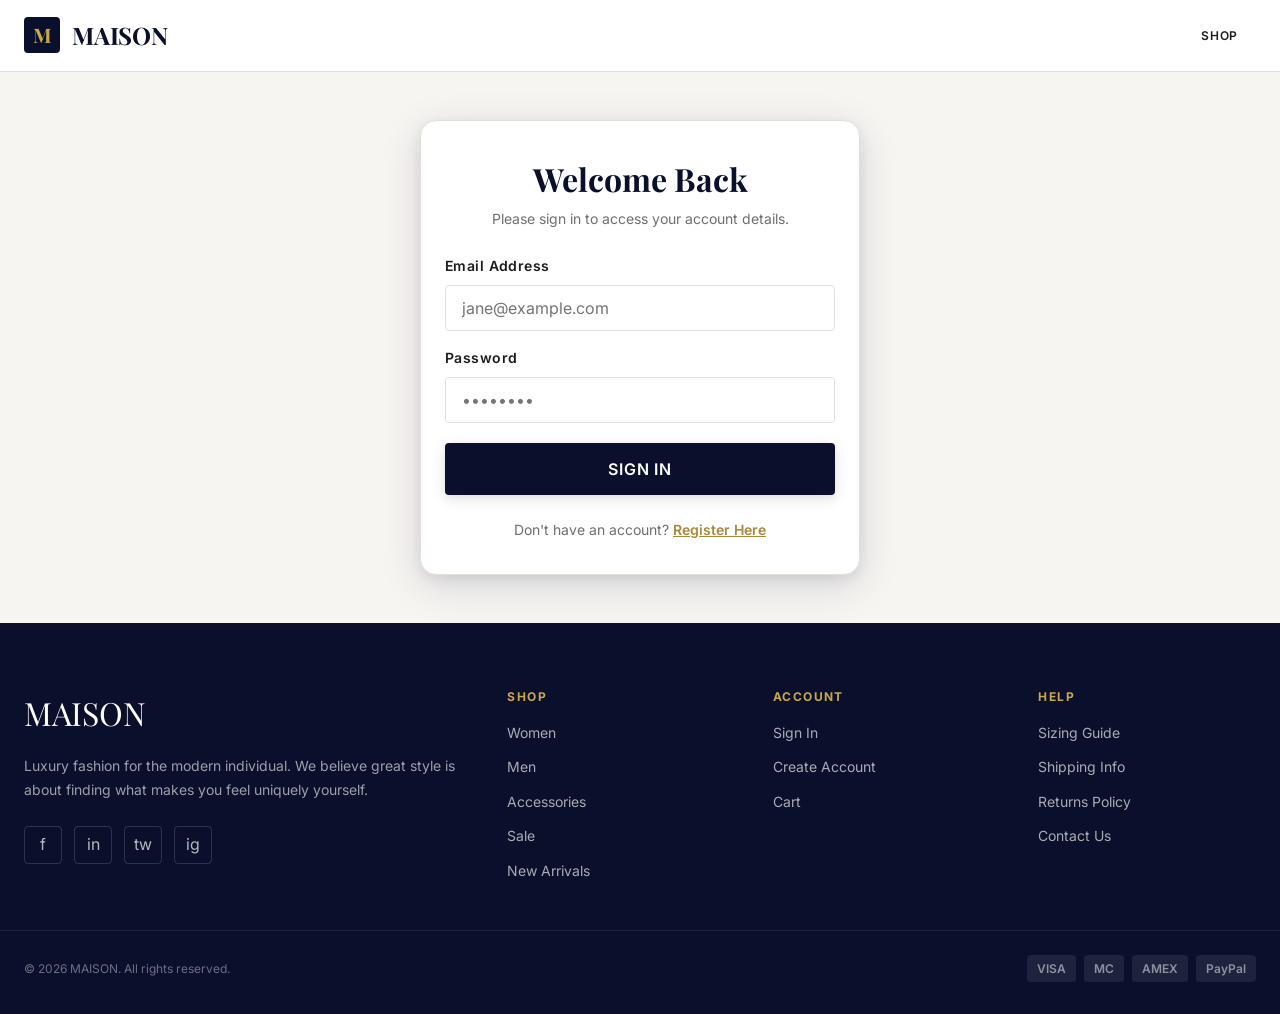
<file: frontend/pages/account.html>
<!DOCTYPE html>
<html lang="en">
<head>
  <meta charset="UTF-8" />
  <meta name="viewport" content="width=device-width, initial-scale=1.0" />
  <title>My Account — MAISON</title>
  <link rel="stylesheet" href="../css/design-system.css" />
  <link rel="stylesheet" href="../css/global.css" />
  <link rel="stylesheet" href="../css/account.css" />
</head>
<body class="page-wrapper">

  <!-- NAVBAR -->
  <nav class="navbar" id="navbar">
    <div class="navbar-inner">
      <a href="../index.html" class="navbar-logo">
        <div class="navbar-logo-mark">M</div>
        <span class="navbar-logo-text">MAISON</span>
      </a>
      <div class="navbar-links">
        <a href="../index.html" class="nav-link">Home</a>
        <a href="shop.html" class="nav-link">Shop</a>
      </div>
      <div class="navbar-actions">
        <button class="nav-icon-btn" onclick="window.location.href='cart.html'" title="Cart">
          <svg width="20" height="20" viewBox="0 0 24 24" fill="none" stroke="currentColor" stroke-width="2"><path d="M6 2 3 6v14a2 2 0 0 0 2 2h14a2 2 0 0 0 2-2V6l-3-4z"/><line x1="3" y1="6" x2="21" y2="6"/><path d="M16 10a4 4 0 0 1-8 0"/></svg>
          <span class="nav-badge" id="cart-count-badge" style="display:none">0</span>
        </button>
        <button class="btn btn-ghost btn-sm" id="nav-logout-btn">Sign Out</button>
      </div>
    </div>
  </nav>

  <main class="container account-container">
    <div class="account-header">
      <div>
        <h1 class="font-heading text-3xl" id="profile-name">My Account</h1>
        <p class="text-muted" id="profile-email">email@example.com</p>
      </div>
      <div class="badge badge-primary" id="profile-role">Customer</div>
    </div>

    <!-- Account Details Panel Grid -->
    <div class="account-layout">
      <!-- Orders List Column -->
      <section class="account-section">
        <h2 class="font-heading text-xl" style="margin-bottom: var(--space-5);">My Orders</h2>
        
        <div id="orders-loader" class="text-center" style="padding: 40px 0;">
          <span class="spinner"></span>
        </div>

        <div id="orders-empty-state" class="empty-state" style="display: none; padding: 40px 0;">
          <div class="empty-state-icon">📦</div>
          <h3>No Orders Yet</h3>
          <p>Once you check out, your orders will appear here.</p>
          <a href="shop.html" class="btn btn-primary btn-sm">Shop Collections</a>
        </div>

        <div class="orders-list" id="orders-list">
          <!-- Rendered by JS -->
        </div>
      </section>

      <!-- Order Details Sidebar Column -->
      <aside class="account-sidebar" id="order-details-sidebar" style="display: none;">
        <div class="card" style="padding: var(--space-6);">
          <div style="display: flex; justify-content: space-between; align-items: center; border-bottom: 1px solid var(--color-border); padding-bottom: var(--space-3); margin-bottom: var(--space-4);">
            <h2 class="font-heading text-lg">Order Details</h2>
            <button class="text-muted" onclick="closeOrderDetails()" style="font-size: 1.2rem;">×</button>
          </div>

          <div class="detail-group">
            <span class="detail-label">Order Number</span>
            <span class="detail-val" id="detail-order-id">#123</span>
          </div>

          <div class="detail-group">
            <span class="detail-label">Date Placed</span>
            <span class="detail-val" id="detail-order-date">MM DD, YYYY</span>
          </div>

          <div class="detail-group">
            <span class="detail-label">Order Status</span>
            <span class="detail-val" id="detail-order-status">PENDING</span>
          </div>

          <div class="detail-group">
            <span class="detail-label">Payment Status</span>
            <span class="detail-val" id="detail-payment-status">PENDING</span>
          </div>

          <div class="detail-group">
            <span class="detail-label">Shipping Address</span>
            <span class="detail-val" id="detail-shipping-address" style="line-height: 1.4;">123 Street</span>
          </div>

          <div class="divider"></div>

          <h3 class="font-heading text-sm" style="margin-bottom: var(--space-3);">Items Purchased</h3>
          <div class="detail-items-list" id="detail-items-list" style="margin-bottom: var(--space-4);">
            <!-- Items rendered dynamically -->
          </div>

          <div class="divider"></div>

          <div class="summary-row total-row">
            <span>Total Paid</span>
            <span id="detail-total-amount">$0.00</span>
          </div>
        </div>
      </aside>
    </div>
  </main>

  <footer class="footer">
    <div class="footer-bottom">
      <span>© 2026 MAISON. All rights reserved.</span>
    </div>
  </footer>

  <script src="../js/api.js"></script>
  <script src="../js/utils.js"></script>
  <script src="../js/nav.js"></script>
  <script src="../js/account.js"></script>
</body>
</html>
</file>
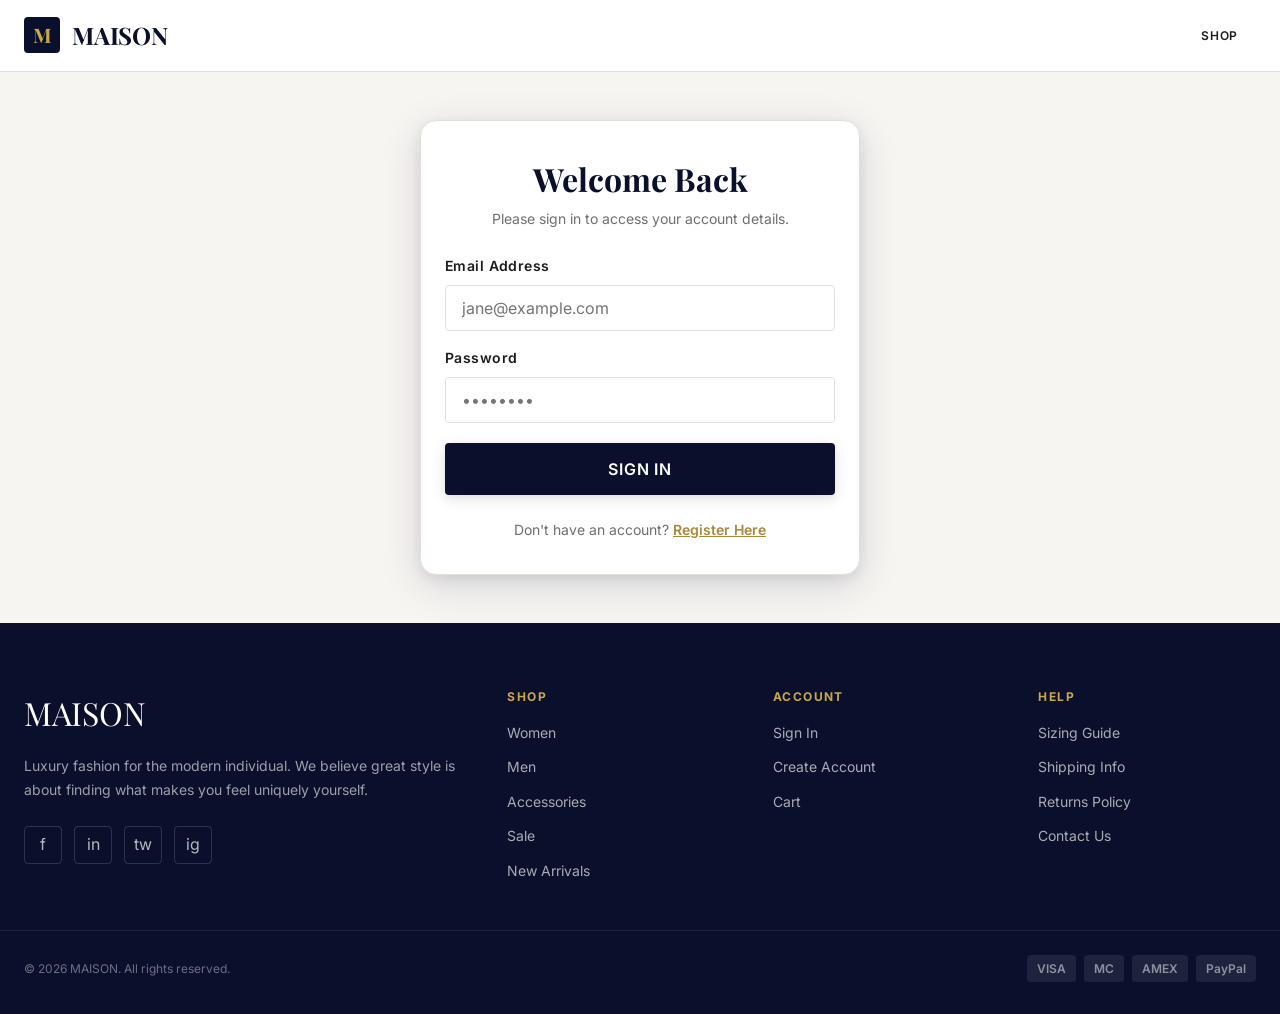
<file: frontend/pages/cart.html>
<!DOCTYPE html>
<html lang="en">
<head>
  <meta charset="UTF-8" />
  <meta name="viewport" content="width=device-width, initial-scale=1.0" />
  <title>Your Shopping Cart — MAISON</title>
  <link rel="stylesheet" href="../css/design-system.css" />
  <link rel="stylesheet" href="../css/global.css" />
  <link rel="stylesheet" href="../css/cart.css" />
</head>
<body class="page-wrapper">

  <!-- NAVBAR -->
  <nav class="navbar" id="navbar">
    <div class="navbar-inner">
      <a href="../index.html" class="navbar-logo">
        <div class="navbar-logo-mark">M</div>
        <span class="navbar-logo-text">MAISON</span>
      </a>
      <div class="navbar-actions">
        <a href="shop.html" class="btn btn-ghost btn-sm">Shop</a>
        <div class="nav-user-menu">
          <button class="nav-user-btn" id="nav-user-btn">
            <div class="nav-avatar" id="nav-avatar">U</div>
            <span id="nav-user-name">Account</span>
          </button>
          <div class="nav-dropdown" id="nav-user-dropdown">
            <a href="account.html" class="nav-dropdown-item">👤 My Account</a>
            <a href="account.html" class="nav-dropdown-item">📦 My Orders</a>
            <div class="nav-dropdown-divider"></div>
            <button class="nav-dropdown-item danger" id="nav-logout-btn">🚪 Sign Out</button>
          </div>
        </div>
      </div>
    </div>
  </nav>

  <main class="container cart-container">
    <h1 class="font-heading text-3xl" style="margin-bottom: var(--space-8);">Your Shopping Cart</h1>

    <div id="cart-loader" class="text-center" style="padding: 60px 0;">
      <span class="spinner"></span>
    </div>

    <!-- Empty State -->
    <div id="cart-empty-state" class="empty-state" style="display: none;">
      <div class="empty-state-icon">🛒</div>
      <h3>Your Cart is Empty</h3>
      <p>Look like you haven't added anything to your cart yet.</p>
      <a href="shop.html" class="btn btn-primary">Start Shopping</a>
    </div>

    <!-- Cart Layout -->
    <div id="cart-layout" class="cart-layout-grid" style="display: none;">
      <!-- Line Items -->
      <div class="cart-items-panel">
        <div class="cart-header-labels">
          <span>Product</span>
          <span>Price</span>
          <span>Quantity</span>
          <span>Total</span>
        </div>
        <div class="cart-items-list" id="cart-items-list">
          <!-- Populated by JS -->
        </div>
      </div>

      <!-- Order Summary Summary -->
      <div class="cart-summary-panel">
        <div class="card" style="padding: var(--space-6);">
          <h2 class="font-heading text-lg" style="margin-bottom: var(--space-4); border-bottom: 1px solid var(--color-border); padding-bottom: var(--space-3);">Order Summary</h2>
          
          <div class="summary-row">
            <span>Subtotal</span>
            <span id="summary-subtotal">$0.00</span>
          </div>
          <div class="summary-row" id="summary-discount-row">
            <span>Discount</span>
            <span class="price-discount" id="summary-discount">-$0.00</span>
          </div>
          <div class="summary-row">
            <span>Shipping</span>
            <span style="color: var(--color-success); font-weight: 600;">Calculated at checkout</span>
          </div>
          <div class="divider"></div>
          <div class="summary-row total-row">
            <span>Estimated Total</span>
            <span id="summary-total">$0.00</span>
          </div>

          <button class="btn btn-primary btn-lg btn-full" id="checkout-btn" style="margin-top: var(--space-6);">Proceed to Checkout</button>
          
          <a href="shop.html" class="btn btn-ghost btn-sm btn-full text-center" style="margin-top: var(--space-2);">Continue Shopping</a>
        </div>
      </div>
    </div>
  </main>

  <footer class="footer">
    <div class="footer-bottom">
      <span>© 2026 MAISON. All rights reserved.</span>
    </div>
  </footer>

  <script src="../js/api.js"></script>
  <script src="../js/utils.js"></script>
  <script src="../js/nav.js"></script>
  <script src="../js/cart.js"></script>
</body>
</html>
</file>
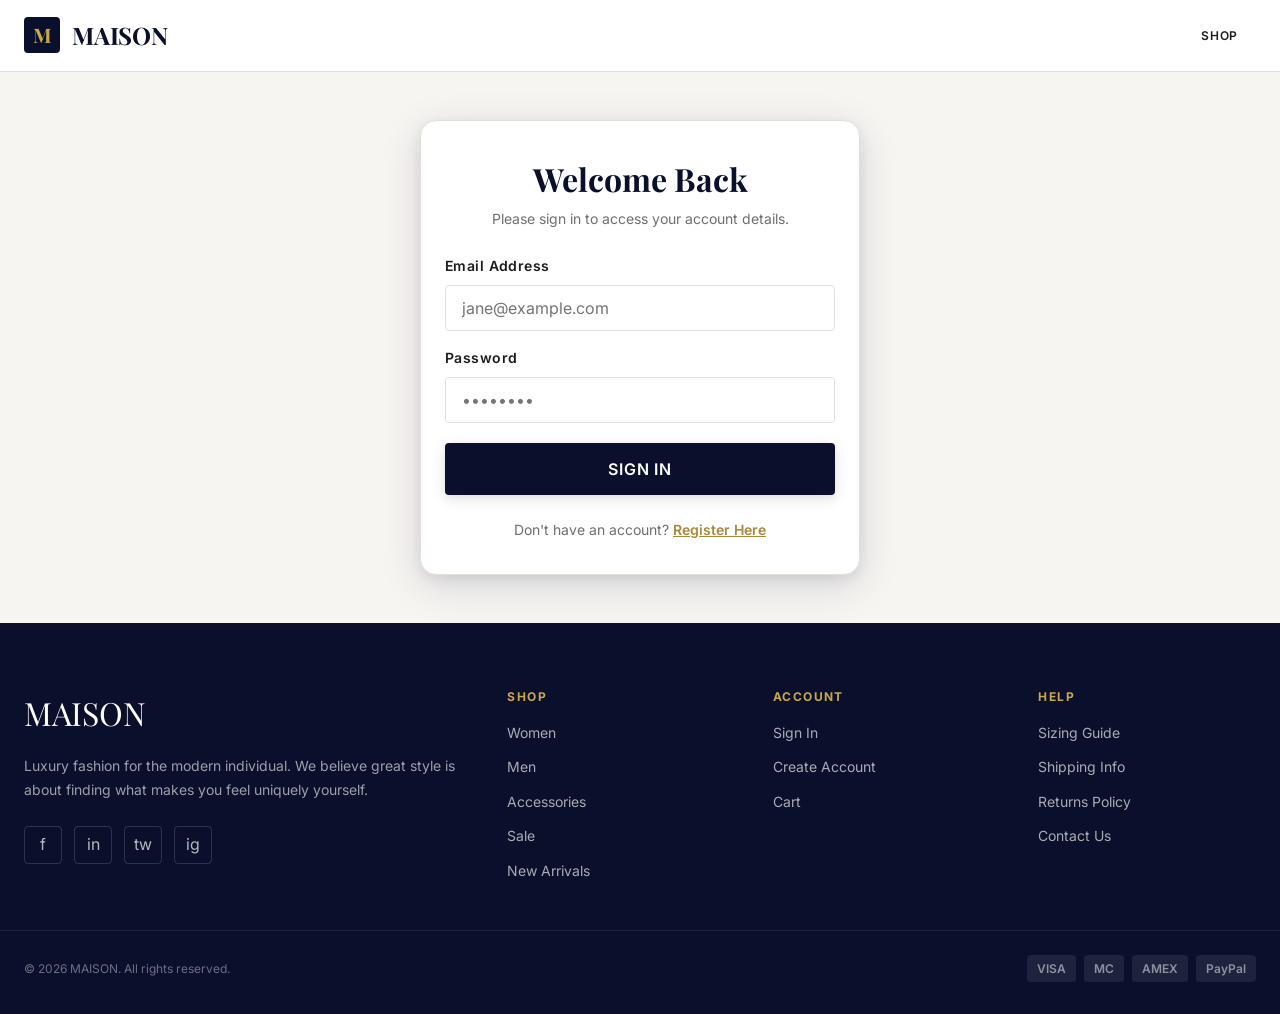
<file: frontend/pages/checkout.html>
<!DOCTYPE html>
<html lang="en">
<head>
  <meta charset="UTF-8" />
  <meta name="viewport" content="width=device-width, initial-scale=1.0" />
  <title>Checkout — MAISON</title>
  <link rel="stylesheet" href="../css/design-system.css" />
  <link rel="stylesheet" href="../css/global.css" />
  <link rel="stylesheet" href="../css/checkout.css" />
</head>
<body class="page-wrapper">

  <!-- NAVBAR -->
  <nav class="navbar" id="navbar">
    <div class="navbar-inner">
      <a href="../index.html" class="navbar-logo">
        <div class="navbar-logo-mark">M</div>
        <span class="navbar-logo-text">MAISON</span>
      </a>
      <span class="text-muted" style="font-size: var(--text-sm); font-weight: 500;">Secure Checkout</span>
    </div>
  </nav>

  <main class="container checkout-container">
    <div id="checkout-loader" class="text-center" style="padding: 60px 0;">
      <span class="spinner"></span>
    </div>

    <form id="checkout-form" class="checkout-layout-grid" style="display: none;" onsubmit="handlePlaceOrder(event)">
      <!-- Form Details -->
      <div class="checkout-form-panel">
        <!-- Shipping details -->
        <section class="checkout-section">
          <h2 class="checkout-section-title">Shipping Address</h2>
          
          <div class="form-group" style="margin-bottom: var(--space-4);">
            <label class="form-label" for="ship-name">Full Name</label>
            <input type="text" id="ship-name" class="form-input" required placeholder="Jane Doe">
          </div>

          <div class="form-group" style="margin-bottom: var(--space-4);">
            <label class="form-label" for="ship-address">Street Address</label>
            <input type="text" id="ship-address" class="form-input" required placeholder="123 Luxury Ave, Apt 4B">
          </div>

          <div class="grid" style="grid-template-columns: 1fr 1fr; gap: var(--space-4); margin-bottom: var(--space-4);">
            <div class="form-group">
              <label class="form-label" for="ship-city">City</label>
              <input type="text" id="ship-city" class="form-input" required placeholder="New York">
            </div>
            <div class="form-group">
              <label class="form-label" for="ship-state">State / Province</label>
              <input type="text" id="ship-state" class="form-input" required placeholder="NY">
            </div>
          </div>

          <div class="grid" style="grid-template-columns: 1fr 1fr; gap: var(--space-4);">
            <div class="form-group">
              <label class="form-label" for="ship-zip">Zip / Postal Code</label>
              <input type="text" id="ship-zip" class="form-input" required placeholder="10001">
            </div>
            <div class="form-group">
              <label class="form-label" for="ship-country">Country</label>
              <input type="text" id="ship-country" class="form-input" required placeholder="United States">
            </div>
          </div>
        </section>

        <!-- Payment details (mock) -->
        <section class="checkout-section" style="margin-top: var(--space-8);">
          <h2 class="checkout-section-title">Payment Method</h2>
          <div class="badge badge-accent" style="margin-bottom: var(--space-4);">MOCK PAYMENT ENABLED</div>

          <div class="payment-method-card">
            <div class="form-group" style="margin-bottom: var(--space-4);">
              <label class="form-label" for="card-name">Cardholder Name</label>
              <input type="text" id="card-name" class="form-input" required placeholder="JANE DOE">
            </div>

            <div class="form-group" style="margin-bottom: var(--space-4);">
              <label class="form-label" for="card-number">Card Number</label>
              <input type="text" id="card-number" class="form-input" required placeholder="4111 2222 3333 4444" pattern="^[0-9 ]{15,19}$" maxlength="19">
            </div>

            <div class="grid" style="grid-template-columns: 2fr 1fr; gap: var(--space-4);">
              <div class="form-group">
                <label class="form-label" for="card-expiry">Expiry Date</label>
                <input type="text" id="card-expiry" class="form-input" required placeholder="MM/YY" pattern="^(0[1-9]|1[0-2])\/?([0-9]{2})$" maxlength="5">
              </div>
              <div class="form-group">
                <label class="form-label" for="card-cvc">CVC</label>
                <input type="password" id="card-cvc" class="form-input" required placeholder="•••" pattern="^[0-9]{3,4}$" maxlength="4">
              </div>
            </div>
          </div>
        </section>
      </div>

      <!-- Order Review Sidebar -->
      <div class="checkout-summary-panel">
        <div class="card" style="padding: var(--space-6);">
          <h2 class="font-heading text-lg" style="margin-bottom: var(--space-4); border-bottom: 1px solid var(--color-border); padding-bottom: var(--space-3);">Order Summary</h2>

          <!-- Line items -->
          <div class="checkout-line-items" id="checkout-line-items" style="max-height: 240px; overflow-y: auto; margin-bottom: var(--space-4);">
            <!-- Populated by JS -->
          </div>

          <div class="divider"></div>

          <div class="summary-row">
            <span>Subtotal</span>
            <span id="checkout-subtotal">$0.00</span>
          </div>
          <div class="summary-row" id="checkout-discount-row" style="display: none;">
            <span>Discount</span>
            <span class="price-discount" id="checkout-discount">-$0.00</span>
          </div>
          <div class="summary-row">
            <span>Shipping</span>
            <span style="color: var(--color-success); font-weight: 600;">FREE</span>
          </div>
          <div class="divider"></div>
          <div class="summary-row total-row">
            <span>Total</span>
            <span id="checkout-total">$0.00</span>
          </div>

          <button type="submit" class="btn btn-accent btn-lg btn-full" id="place-order-btn" style="margin-top: var(--space-6);">Place Order & Pay</button>
          
          <a href="cart.html" class="btn btn-ghost btn-sm btn-full text-center" style="margin-top: var(--space-2);">Back to Cart</a>
        </div>
      </div>
    </form>
  </main>

  <footer class="footer">
    <div class="footer-bottom">
      <span>© 2026 MAISON. All rights reserved.</span>
    </div>
  </footer>

  <script src="../js/api.js"></script>
  <script src="../js/utils.js"></script>
  <script src="../js/nav.js"></script>
  <script src="../js/checkout.js"></script>
</body>
</html>
</file>
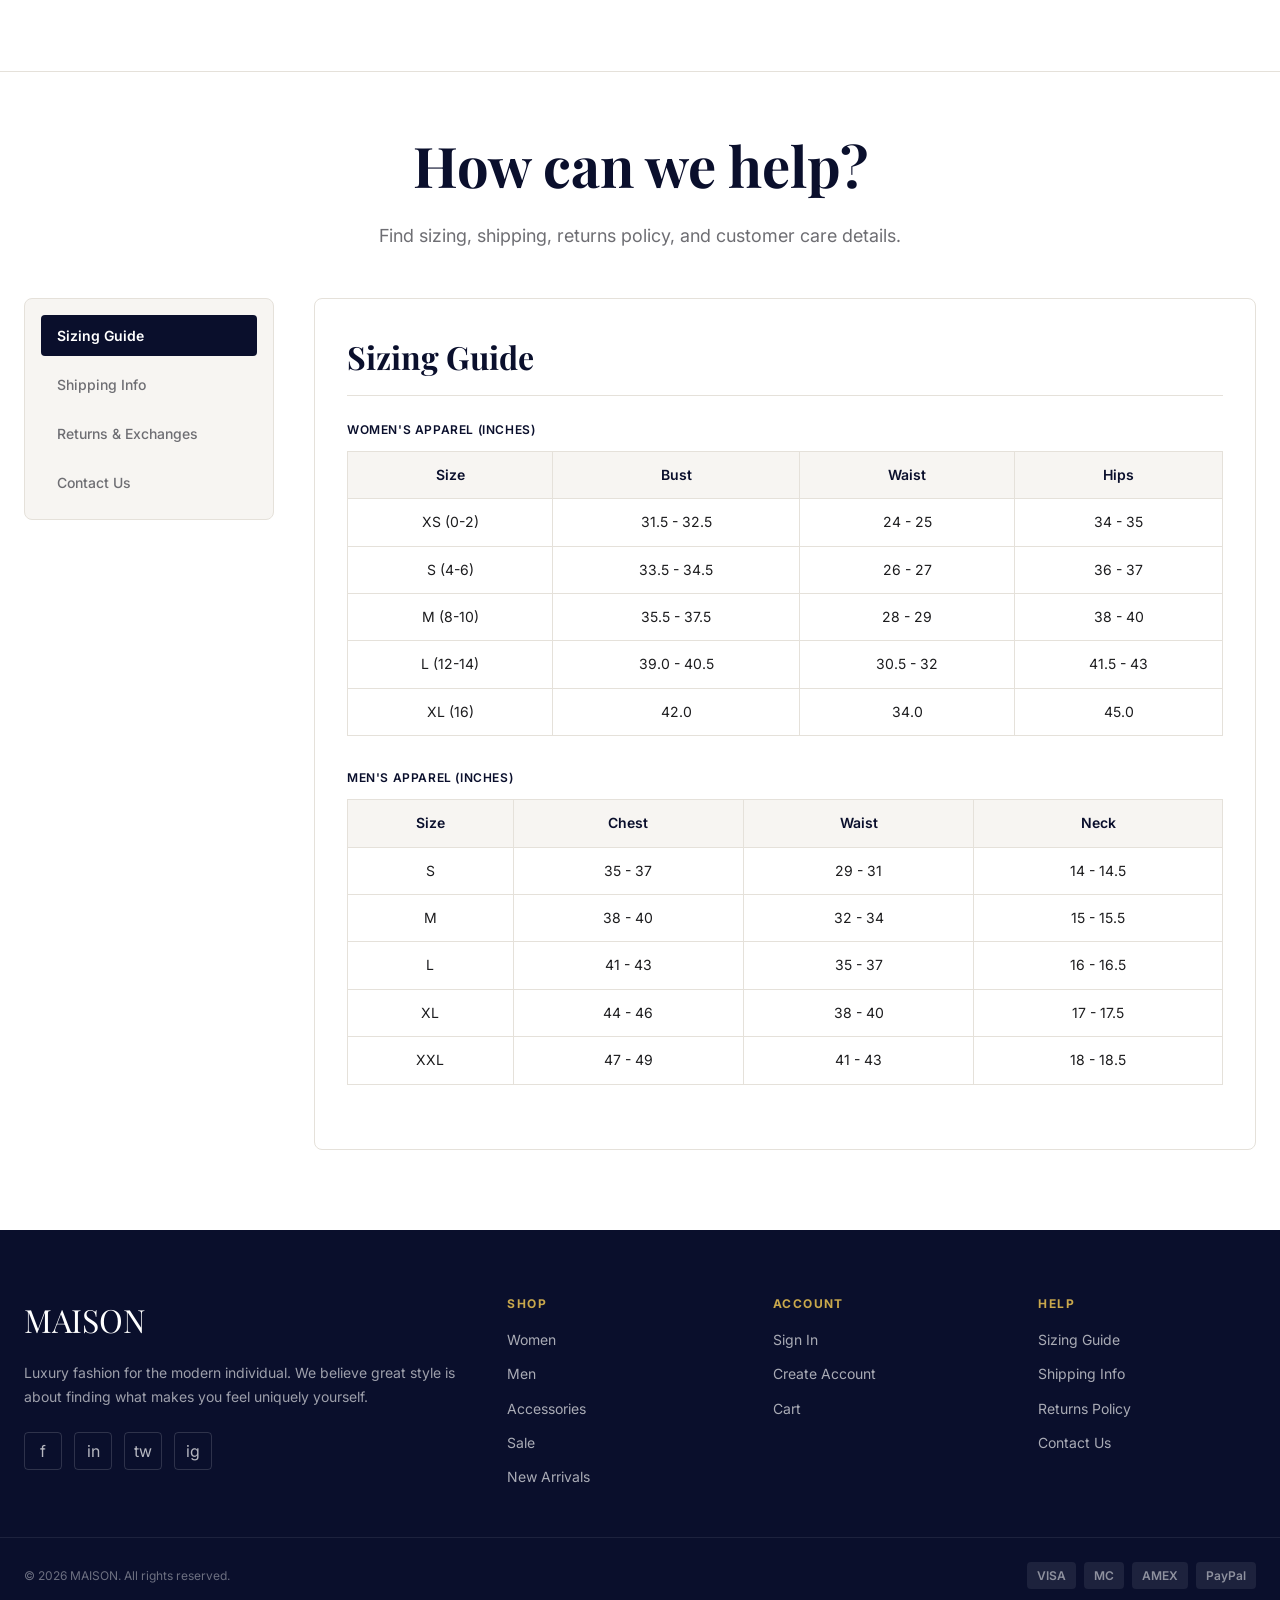
<file: frontend/pages/help.html>
<!DOCTYPE html>
<html lang="en">
<head>
  <meta charset="UTF-8" />
  <meta name="viewport" content="width=device-width, initial-scale=1.0" />
  <title>Customer Help Centre — MAISON</title>
  <meta name="description" content="Find information about sizing, shipping, returns, and contact our customer care team." />
  <link rel="stylesheet" href="../css/design-system.css" />
  <link rel="stylesheet" href="../css/global.css" />
  <style>
    .help-wrapper {
      padding: var(--space-12) 0 var(--space-20);
    }

    .help-header {
      text-align: center;
      margin-bottom: var(--space-12);
    }

    .help-title {
      font-family: var(--font-heading);
      font-size: var(--text-4xl);
      color: var(--color-primary);
      margin-bottom: var(--space-3);
    }

    .help-subtitle {
      color: var(--color-text-muted);
      font-size: var(--text-md);
    }

    .help-container {
      display: grid;
      grid-template-columns: 250px 1fr;
      gap: var(--space-10);
      align-items: start;
    }

    /* Tabs Sidebar */
    .help-tabs {
      display: flex;
      flex-direction: column;
      gap: var(--space-2);
      background: var(--color-surface-alt);
      padding: var(--space-4);
      border-radius: var(--radius-md);
      border: 1px solid var(--color-border);
    }

    .help-tab-btn {
      display: block;
      width: 100%;
      text-align: left;
      padding: var(--space-3) var(--space-4);
      font-size: var(--text-sm);
      font-weight: 500;
      color: var(--color-text-muted);
      border: none;
      background: none;
      border-radius: var(--radius-sm);
      cursor: pointer;
      transition: all var(--transition-fast);
    }

    .help-tab-btn:hover {
      color: var(--color-primary);
      background: rgba(10, 15, 44, 0.04);
    }

    .help-tab-btn.active {
      color: var(--color-surface);
      background: var(--color-primary);
      font-weight: 600;
    }

    /* Content Area */
    .help-content-panel {
      background: var(--color-surface);
      border-radius: var(--radius-md);
      border: 1px solid var(--color-border);
      padding: var(--space-8);
      min-height: 400px;
    }

    .help-panel {
      display: none;
    }

    .help-panel.active {
      display: block;
      animation: fadeIn 0.4s ease;
    }

    .panel-title {
      font-family: var(--font-heading);
      font-size: var(--text-2xl);
      color: var(--color-primary);
      margin-bottom: var(--space-6);
      border-bottom: 1px solid var(--color-border);
      padding-bottom: var(--space-3);
    }

    /* Sizing Table Styles */
    .size-chart-group {
      margin-bottom: var(--space-8);
    }

    .size-chart-title {
      font-weight: 600;
      color: var(--color-primary);
      margin-bottom: var(--space-3);
      text-transform: uppercase;
      font-size: var(--text-xs);
      letter-spacing: 0.05em;
    }

    .size-table {
      width: 100%;
      border-collapse: collapse;
      margin-bottom: var(--space-4);
      font-size: var(--text-sm);
    }

    .size-table th,
    .size-table td {
      padding: var(--space-3);
      border: 1px solid var(--color-border);
      text-align: center;
    }

    .size-table th {
      background: var(--color-surface-alt);
      font-weight: 600;
      color: var(--color-primary);
    }

    /* Shipping & Returns list styles */
    .info-list {
      display: flex;
      flex-direction: column;
      gap: var(--space-6);
    }

    .info-item h3 {
      font-size: var(--text-md);
      color: var(--color-primary);
      margin-bottom: var(--space-2);
    }

    .info-item p {
      color: var(--color-text-muted);
      line-height: 1.6;
    }

    /* Contact Form Styles */
    .contact-grid {
      display: grid;
      grid-template-columns: 1fr 1fr;
      gap: var(--space-8);
    }

    .contact-info-block {
      display: flex;
      flex-direction: column;
      gap: var(--space-6);
    }

    .contact-method {
      display: flex;
      gap: var(--space-4);
      align-items: flex-start;
    }

    .contact-method-icon {
      width: 40px;
      height: 40px;
      border-radius: var(--radius-full);
      background: var(--color-surface-alt);
      display: flex;
      align-items: center;
      justify-content: center;
      color: var(--color-primary);
      font-weight: 700;
      flex-shrink: 0;
    }

    .contact-method-details h4 {
      font-size: var(--text-sm);
      color: var(--color-primary);
      margin-bottom: 2px;
    }

    .contact-method-details p {
      font-size: var(--text-sm);
      color: var(--color-text-muted);
    }

    @keyframes fadeIn {
      from { opacity: 0; transform: translateY(8px); }
      to { opacity: 1; transform: translateY(0); }
    }

    @media (max-width: 768px) {
      .help-container {
        grid-template-columns: 1fr;
      }
      .contact-grid {
        grid-template-columns: 1fr;
      }
    }
  </style>
</head>
<body class="page-wrapper">

  <!-- NAVBAR -->
  <nav class="navbar" id="navbar">
    <!-- Navbar loaded dynamically by nav.js -->
  </nav>

  <main class="help-wrapper">
    <div class="container">
      
      <div class="help-header">
        <h1 class="help-title">How can we help?</h1>
        <p class="help-subtitle">Find sizing, shipping, returns policy, and customer care details.</p>
      </div>

      <div class="help-container">
        <!-- Sidebar Navigation -->
        <aside class="help-tabs">
          <button class="help-tab-btn active" data-target="sizing">Sizing Guide</button>
          <button class="help-tab-btn" data-target="shipping">Shipping Info</button>
          <button class="help-tab-btn" data-target="returns">Returns & Exchanges</button>
          <button class="help-tab-btn" data-target="contact">Contact Us</button>
        </aside>

        <!-- Content Panel -->
        <div class="help-content-panel">
          
          <!-- SIZING GUIDE PANEL -->
          <section class="help-panel active" id="panel-sizing">
            <h2 class="panel-title">Sizing Guide</h2>
            
            <div class="size-chart-group">
              <h3 class="size-chart-title">Women's Apparel (Inches)</h3>
              <table class="size-table">
                <thead>
                  <tr>
                    <th>Size</th>
                    <th>Bust</th>
                    <th>Waist</th>
                    <th>Hips</th>
                  </tr>
                </thead>
                <tbody>
                  <tr>
                    <td>XS (0-2)</td>
                    <td>31.5 - 32.5</td>
                    <td>24 - 25</td>
                    <td>34 - 35</td>
                  </tr>
                  <tr>
                    <td>S (4-6)</td>
                    <td>33.5 - 34.5</td>
                    <td>26 - 27</td>
                    <td>36 - 37</td>
                  </tr>
                  <tr>
                    <td>M (8-10)</td>
                    <td>35.5 - 37.5</td>
                    <td>28 - 29</td>
                    <td>38 - 40</td>
                  </tr>
                  <tr>
                    <td>L (12-14)</td>
                    <td>39.0 - 40.5</td>
                    <td>30.5 - 32</td>
                    <td>41.5 - 43</td>
                  </tr>
                  <tr>
                    <td>XL (16)</td>
                    <td>42.0</td>
                    <td>34.0</td>
                    <td>45.0</td>
                  </tr>
                </tbody>
              </table>
            </div>

            <div class="size-chart-group">
              <h3 class="size-chart-title">Men's Apparel (Inches)</h3>
              <table class="size-table">
                <thead>
                  <tr>
                    <th>Size</th>
                    <th>Chest</th>
                    <th>Waist</th>
                    <th>Neck</th>
                  </tr>
                </thead>
                <tbody>
                  <tr>
                    <td>S</td>
                    <td>35 - 37</td>
                    <td>29 - 31</td>
                    <td>14 - 14.5</td>
                  </tr>
                  <tr>
                    <td>M</td>
                    <td>38 - 40</td>
                    <td>32 - 34</td>
                    <td>15 - 15.5</td>
                  </tr>
                  <tr>
                    <td>L</td>
                    <td>41 - 43</td>
                    <td>35 - 37</td>
                    <td>16 - 16.5</td>
                  </tr>
                  <tr>
                    <td>XL</td>
                    <td>44 - 46</td>
                    <td>38 - 40</td>
                    <td>17 - 17.5</td>
                  </tr>
                  <tr>
                    <td>XXL</td>
                    <td>47 - 49</td>
                    <td>41 - 43</td>
                    <td>18 - 18.5</td>
                  </tr>
                </tbody>
              </table>
            </div>
          </section>

          <!-- SHIPPING INFO PANEL -->
          <section class="help-panel" id="panel-shipping">
            <h2 class="panel-title">Shipping Information</h2>
            <div class="info-list">
              <div class="info-item">
                <h3>Domestic Shipping (UK & EU)</h3>
                <p>We offer complimentary Standard Delivery on all orders above €150. For orders below €150, a flat rate of €10 applies. Delivery typically takes 3-5 business days. Express Delivery is available for €25, delivering in 1-2 business days.</p>
              </div>
              <div class="info-item">
                <h3>International Shipping</h3>
                <p>We ship worldwide. International shipping rates are calculated at checkout depending on destination and weight. Delivery times vary from 5 to 10 business days. Custom duties and taxes are paid at checkout where applicable.</p>
              </div>
              <div class="info-item">
                <h3>Order Tracking</h3>
                <p>Once your order has been dispatched, you will receive an email containing your tracking number and a link to trace your shipment. You can also view tracking details directly inside your Account Dashboard under "My Orders".</p>
              </div>
            </div>
          </section>

          <!-- RETURNS POLICY PANEL -->
          <section class="help-panel" id="panel-returns">
            <h2 class="panel-title">Returns & Exchanges Policy</h2>
            <div class="info-list">
              <div class="info-item">
                <h3>14-Day Return Window</h3>
                <p>We accept returns of unworn, unwashed, and undamaged items with all original tags attached within 14 days of receiving your order. Please note that sale items marked as "Final Sale" cannot be returned or exchanged.</p>
              </div>
              <div class="info-item">
                <h3>How to Initiate a Return</h3>
                <p>To request a return, please log in to your account, navigate to "My Orders", select the order you wish to return, and click "Request Return". A prepaid shipping label will be generated for you. A return fee of €5 will be deducted from your refund amount.</p>
              </div>
              <div class="info-item">
                <h3>Exchanges</h3>
                <p>If you need a different size or color, please initiate a return for the original item and place a new order online. This ensures the item is secured and shipped to you as quickly as possible.</p>
              </div>
            </div>
          </section>

          <!-- CONTACT US PANEL -->
          <section class="help-panel" id="panel-contact">
            <h2 class="panel-title">Contact Customer Care</h2>
            <div class="contact-grid">
              
              <!-- Contact Form -->
              <form class="contact-form" id="contact-form" onsubmit="handleContactSubmit(event)">
                <div class="form-group">
                  <label class="form-label" for="contact-name">Name</label>
                  <input type="text" class="form-input" id="contact-name" required placeholder="Your full name" />
                </div>
                <div class="form-group">
                  <label class="form-label" for="contact-email">Email Address</label>
                  <input type="email" class="form-input" id="contact-email" required placeholder="you@example.com" />
                </div>
                <div class="form-group">
                  <label class="form-label" for="contact-subject">Subject</label>
                  <select class="form-select" id="contact-subject" required>
                    <option value="">Select a topic...</option>
                    <option value="order">Order Inquiry</option>
                    <option value="return">Returns & Exchanges</option>
                    <option value="sizing">Sizing & Fit</option>
                    <option value="other">Other Inquiry</option>
                  </select>
                </div>
                <div class="form-group">
                  <label class="form-label" for="contact-message">Message</label>
                  <textarea class="form-input" id="contact-message" rows="5" required placeholder="How can we help you today?"></textarea>
                </div>
                <button type="submit" class="btn btn-primary btn-full" id="contact-submit-btn">Send Message</button>
              </form>

              <!-- Contact Info Blocks -->
              <div class="contact-info-block">
                <div class="contact-method">
                  <div class="contact-method-icon">✉</div>
                  <div class="contact-method-details">
                    <h4>Email Us</h4>
                    <p>care@maison.com</p>
                    <p>We aim to respond to all inquiries within 24 hours.</p>
                  </div>
                </div>
                <div class="contact-method">
                  <div class="contact-method-icon">☎</div>
                  <div class="contact-method-details">
                    <h4>Call Us</h4>
                    <p>+44 20 7946 0958</p>
                    <p>Monday – Friday: 9:00 AM – 6:00 PM GMT</p>
                  </div>
                </div>
                <div class="contact-method">
                  <div class="contact-method-icon">📍</div>
                  <div class="contact-method-details">
                    <h4>Headquarters</h4>
                    <p>MAISON Fashion Group Ltd.</p>
                    <p>18 Savile Row, Mayfair, London, W1S 3PW</p>
                  </div>
                </div>
              </div>

            </div>
          </section>

        </div>
      </div>

    </div>
  </main>

  <!-- ===== FOOTER ===== -->
  <footer class="footer" id="footer">
    <!-- Footer loaded dynamically by nav.js -->
  </footer>

  <script src="../js/api.js"></script>
  <script src="../js/utils.js"></script>
  <script src="../js/nav.js"></script>
  <script>
    // Tab switching logic
    document.querySelectorAll('.help-tab-btn').forEach(btn => {
      btn.addEventListener('click', () => {
        // Toggle active class on buttons
        document.querySelectorAll('.help-tab-btn').forEach(b => b.classList.remove('active'));
        btn.classList.add('active');

        // Toggle active class on panels
        document.querySelectorAll('.help-panel').forEach(p => p.classList.remove('active'));
        document.getElementById(`panel-${btn.dataset.target}`).classList.add('active');

        // Update URL hash
        window.location.hash = btn.dataset.target;
      });
    });

    // Load tab from URL hash if present
    const hash = window.location.hash.replace('#', '');
    if (hash) {
      const targetBtn = document.querySelector(`.help-tab-btn[data-target="${hash}"]`);
      if (targetBtn) targetBtn.click();
    }

    // Handle Mock Contact Form Submission
    function handleContactSubmit(e) {
      e.preventDefault();
      const btn = document.getElementById('contact-submit-btn');
      setLoading(btn, true);

      setTimeout(() => {
        setLoading(btn, false);
        toastSuccess('Your message has been sent successfully. We will get back to you shortly!', 'Message Sent');
        document.getElementById('contact-form').reset();
      }, 1200);
    }
  </script>
</body>
</html>
</file>
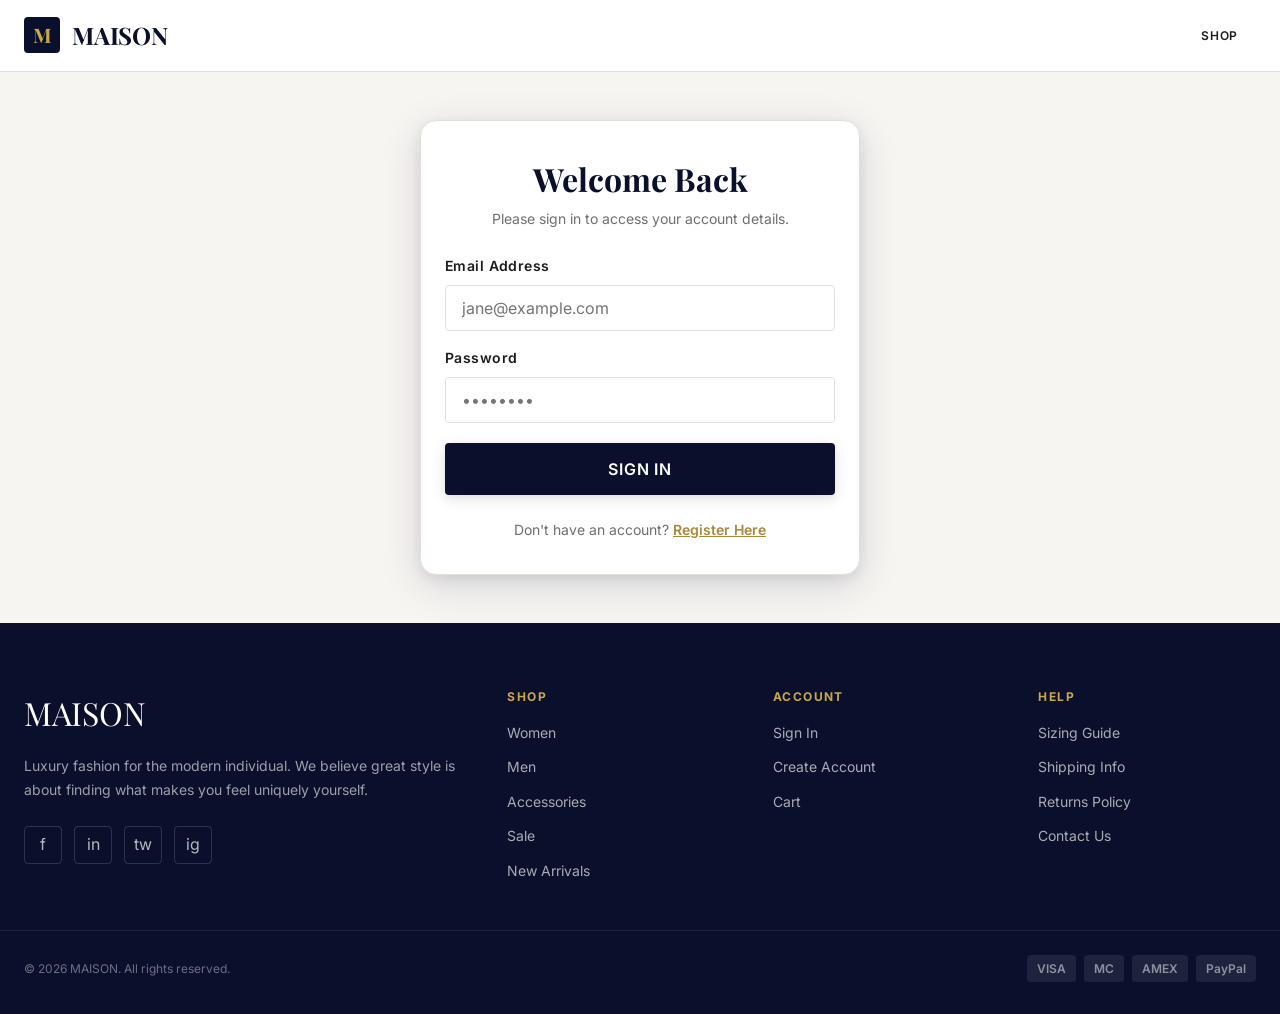
<file: frontend/pages/login.html>
<!DOCTYPE html>
<html lang="en">
<head>
  <meta charset="UTF-8" />
  <meta name="viewport" content="width=device-width, initial-scale=1.0" />
  <title>Sign In — MAISON</title>
  <link rel="stylesheet" href="../css/design-system.css" />
  <link rel="stylesheet" href="../css/global.css" />
  <link rel="stylesheet" href="../css/auth.css" />
</head>
<body class="page-wrapper">

  <!-- NAVBAR -->
  <nav class="navbar" id="navbar">
    <div class="navbar-inner">
      <a href="../index.html" class="navbar-logo">
        <div class="navbar-logo-mark">M</div>
        <span class="navbar-logo-text">MAISON</span>
      </a>
      <a href="shop.html" class="btn btn-ghost btn-sm">Shop</a>
    </div>
  </nav>

  <main class="auth-wrapper">
    <div class="auth-card">
      <div class="auth-header">
        <h1 class="font-heading auth-title">Welcome Back</h1>
        <p class="text-muted text-sm">Please sign in to access your account details.</p>
      </div>

      <form id="login-form" onsubmit="handleLogin(event)">
        <div class="form-group" style="margin-bottom: var(--space-4);">
          <label class="form-label" for="login-email">Email Address</label>
          <input type="email" id="login-email" class="form-input" required placeholder="jane@example.com">
        </div>

        <div class="form-group" style="margin-bottom: var(--space-5);">
          <label class="form-label" for="login-password">Password</label>
          <input type="password" id="login-password" class="form-input" required placeholder="••••••••">
        </div>

        <button type="submit" class="btn btn-primary btn-lg btn-full" id="login-submit-btn">Sign In</button>
      </form>

      <div class="auth-footer">
        Don't have an account? <a href="register.html">Register Here</a>
      </div>
    </div>
  </main>

  <footer class="footer" style="margin-top: auto;">
    <div class="footer-bottom">
      <span>© 2026 MAISON. All rights reserved.</span>
    </div>
  </footer>

  <script src="../js/api.js"></script>
  <script src="../js/utils.js"></script>
  <script src="../js/nav.js"></script>
  <script>
    document.addEventListener('DOMContentLoaded', () => {
      redirectIfLoggedIn();
    });

    async function handleLogin(event) {
      event.preventDefault();
      const btn = document.getElementById('login-submit-btn');
      setLoading(btn, true);

      const email = document.getElementById('login-email').value.trim();
      const password = document.getElementById('login-password').value;

      try {
        const res = await api.login({ email, password });
        setAuthToken(res.token);
        setAuthUser({
          id: res.id,
          name: res.name,
          email: res.email,
          role: res.role
        });

        toastSuccess(`Welcome back, ${res.name}!`, 'Success ✓');

        // Redirect back or home
        const redirect = getUrlParam('redirect') || '../index.html';
        setTimeout(() => {
          window.location.href = decodeURIComponent(redirect);
        }, 1200);

      } catch (err) {
        toastError(err.message || 'Login failed. Invalid credentials.');
        setLoading(btn, false);
      }
    }
  </script>
</body>
</html>
</file>
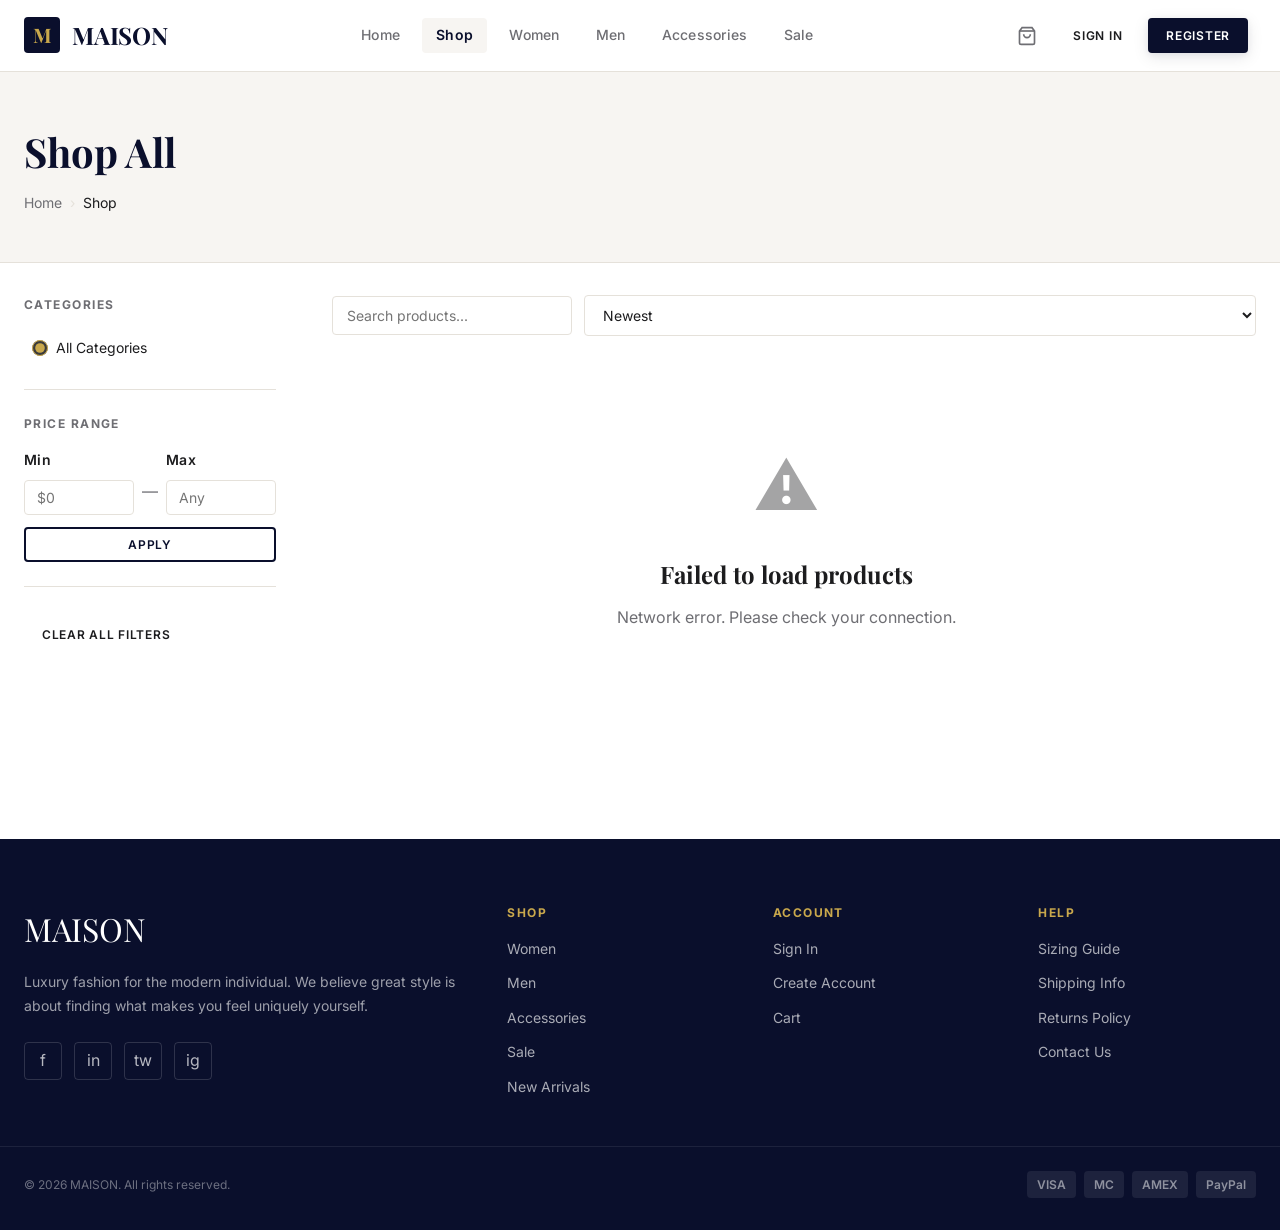
<file: frontend/pages/product.html>
<!DOCTYPE html>
<html lang="en">
<head>
  <meta charset="UTF-8" />
  <meta name="viewport" content="width=device-width, initial-scale=1.0" />
  <title>Product Details — MAISON</title>
  <link rel="stylesheet" href="../css/design-system.css" />
  <link rel="stylesheet" href="../css/global.css" />
  <link rel="stylesheet" href="../css/product.css" />
</head>
<body class="page-wrapper">

  <!-- NAVBAR -->
  <nav class="navbar" id="navbar">
    <div class="navbar-inner">
      <a href="../index.html" class="navbar-logo">
        <div class="navbar-logo-mark">M</div>
        <span class="navbar-logo-text">MAISON</span>
      </a>
      <div class="navbar-links">
        <a href="../index.html" class="nav-link">Home</a>
        <a href="shop.html" class="nav-link active">Shop</a>
        <a href="shop.html?categoryId=1" class="nav-link">Women</a>
        <a href="shop.html?categoryId=2" class="nav-link">Men</a>
        <a href="shop.html?categoryId=3" class="nav-link">Accessories</a>
        <a href="shop.html?categoryId=4" class="nav-link">Sale</a>
      </div>
      <div class="navbar-actions">
        <button class="nav-icon-btn" onclick="window.location.href='cart.html'" title="Cart">
          <svg width="20" height="20" viewBox="0 0 24 24" fill="none" stroke="currentColor" stroke-width="2"><path d="M6 2 3 6v14a2 2 0 0 0 2 2h14a2 2 0 0 0 2-2V6l-3-4z"/><line x1="3" y1="6" x2="21" y2="6"/><path d="M16 10a4 4 0 0 1-8 0"/></svg>
          <span class="nav-badge" id="cart-count-badge" style="display:none">0</span>
        </button>
        <a href="login.html" class="btn btn-ghost btn-sm" id="nav-login-link">Sign In</a>
        <a href="register.html" class="btn btn-primary btn-sm" id="nav-register-link">Register</a>
        <div class="nav-user-menu">
          <button class="nav-user-btn" id="nav-user-btn">
            <div class="nav-avatar" id="nav-avatar">U</div>
            <span id="nav-user-name">Account</span>
            <svg width="14" height="14" viewBox="0 0 24 24" fill="none" stroke="currentColor" stroke-width="2"><polyline points="6 9 12 15 18 9"/></svg>
          </button>
          <div class="nav-dropdown" id="nav-user-dropdown">
            <a href="account.html" class="nav-dropdown-item"><span>👤</span> My Account</a>
            <a href="account.html" class="nav-dropdown-item"><span>📦</span> My Orders</a>
            <a href="admin.html" class="nav-dropdown-item" id="nav-admin-link"><span>⚙️</span> Admin</a>
            <div class="nav-dropdown-divider"></div>
            <button class="nav-dropdown-item danger" id="nav-logout-btn"><span>🚪</span> Sign Out</button>
          </div>
        </div>
      </div>
      <button class="nav-hamburger" id="nav-hamburger" aria-label="Menu">
        <span class="hamburger-line"></span><span class="hamburger-line"></span><span class="hamburger-line"></span>
      </button>
    </div>
  </nav>

  <main class="container product-detail-container">
    <div id="product-detail-loader" class="text-center" style="padding: 100px 0;">
      <span class="spinner"></span>
    </div>

    <div id="product-detail-content" class="product-detail-grid" style="display: none;">
      <!-- Product Images Galery -->
      <div class="product-gallery">
        <div class="main-image-wrap">
          <img id="main-product-img" src="" alt="Main Product Image">
        </div>
        <div class="thumbnail-list" id="thumbnail-list">
          <!-- Thumbnail list populated by JS -->
        </div>
      </div>

      <!-- Product Info -->
      <div class="product-info">
        <div class="product-info-category" id="product-category">Category</div>
        <h1 class="product-info-title" id="product-name">Product Name</h1>
        
        <div class="product-info-rating-row">
          <div id="product-stars"></div>
          <span class="text-muted" id="product-review-count">(0 reviews)</span>
        </div>

        <div class="price-wrap" id="product-price-container" style="font-size: var(--text-2xl); margin: var(--space-4) 0;">
          <!-- Price rendered by JS -->
        </div>

        <p class="product-info-description" id="product-description">
          Product description goes here.
        </p>

        <!-- Variants -->
        <div class="product-variants">
          <!-- Size Selector -->
          <div class="variant-selector" id="size-selector-container">
            <span class="variant-label">Select Size</span>
            <div class="variant-options" id="size-options">
              <!-- Rendered dynamically -->
            </div>
          </div>

          <!-- Color Selector -->
          <div class="variant-selector" id="color-selector-container">
            <span class="variant-label">Select Color</span>
            <div class="variant-options" id="color-options">
              <!-- Rendered dynamically -->
            </div>
          </div>
        </div>

        <!-- Quantity & Add To Cart -->
        <div class="add-to-cart-action">
          <div class="qty-selector">
            <button class="qty-btn" id="qty-dec">—</button>
            <input type="number" id="qty-input" value="1" min="1" readonly>
            <button class="qty-btn" id="qty-inc">+</button>
          </div>
          <button class="btn btn-primary btn-lg" id="add-to-cart-btn">Add to Cart</button>
        </div>

        <div class="product-meta" style="margin-top: var(--space-8); border-top: 1px solid var(--color-border); padding-top: var(--space-4);">
          <div><strong>Availability:</strong> <span id="product-stock">In Stock</span></div>
        </div>
      </div>
    </div>

    <!-- Related Products -->
    <section class="related-products-section" style="margin-top: var(--space-16); border-top: 1px solid var(--color-border); padding-top: var(--space-12);">
      <h2 class="font-heading text-2xl text-center" style="margin-bottom: var(--space-8);">You May Also Like</h2>
      <div class="product-grid" id="related-products-grid">
        <!-- Rendered by JS -->
      </div>
    </section>
  </main>

  <footer class="footer">
    <div class="footer-grid">
      <div class="footer-brand">
        <div class="footer-brand-name">MAISON</div>
        <p class="footer-brand-desc">Luxury fashion for the modern individual.</p>
      </div>
      <div>
        <div class="footer-heading">Shop</div>
        <div class="footer-links">
          <a href="shop.html?categoryId=1" class="footer-link">Women</a>
          <a href="shop.html?categoryId=2" class="footer-link">Men</a>
          <a href="shop.html?categoryId=3" class="footer-link">Accessories</a>
          <a href="shop.html?categoryId=4" class="footer-link">Sale</a>
        </div>
      </div>
    </div>
    <div class="footer-bottom">
      <span>© <span id="footer-year">2026</span> MAISON. All rights reserved.</span>
    </div>
  </footer>

  <script src="../js/api.js"></script>
  <script src="../js/utils.js"></script>
  <script src="../js/nav.js"></script>
  <script src="../js/product.js"></script>
</body>
</html>
</file>
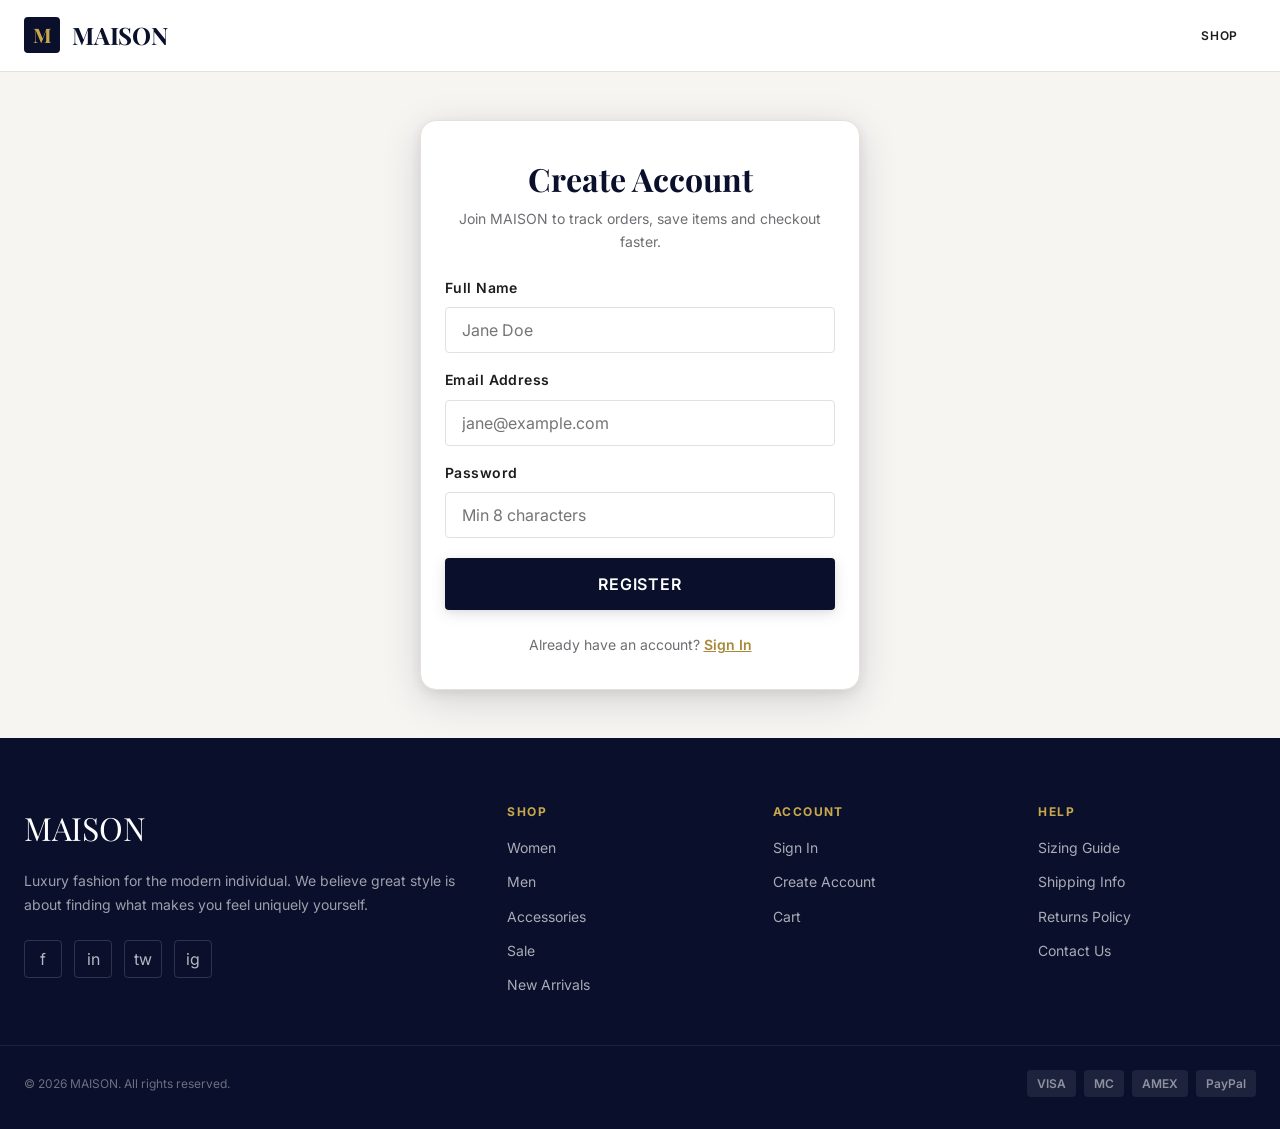
<file: frontend/pages/register.html>
<!DOCTYPE html>
<html lang="en">
<head>
  <meta charset="UTF-8" />
  <meta name="viewport" content="width=device-width, initial-scale=1.0" />
  <title>Create Account — MAISON</title>
  <link rel="stylesheet" href="../css/design-system.css" />
  <link rel="stylesheet" href="../css/global.css" />
  <link rel="stylesheet" href="../css/auth.css" />
</head>
<body class="page-wrapper">

  <!-- NAVBAR -->
  <nav class="navbar" id="navbar">
    <div class="navbar-inner">
      <a href="../index.html" class="navbar-logo">
        <div class="navbar-logo-mark">M</div>
        <span class="navbar-logo-text">MAISON</span>
      </a>
      <a href="shop.html" class="btn btn-ghost btn-sm">Shop</a>
    </div>
  </nav>

  <main class="auth-wrapper">
    <div class="auth-card">
      <div class="auth-header">
        <h1 class="font-heading auth-title">Create Account</h1>
        <p class="text-muted text-sm">Join MAISON to track orders, save items and checkout faster.</p>
      </div>

      <form id="register-form" onsubmit="handleRegister(event)">
        <div class="form-group" style="margin-bottom: var(--space-4);">
          <label class="form-label" for="reg-name">Full Name</label>
          <input type="text" id="reg-name" class="form-input" required placeholder="Jane Doe" minlength="2" maxlength="100">
        </div>

        <div class="form-group" style="margin-bottom: var(--space-4);">
          <label class="form-label" for="reg-email">Email Address</label>
          <input type="email" id="reg-email" class="form-input" required placeholder="jane@example.com">
        </div>

        <div class="form-group" style="margin-bottom: var(--space-5);">
          <label class="form-label" for="reg-password">Password</label>
          <input type="password" id="reg-password" class="form-input" required placeholder="Min 8 characters" minlength="8">
        </div>

        <button type="submit" class="btn btn-primary btn-lg btn-full" id="reg-submit-btn">Register</button>
      </form>

      <div class="auth-footer">
        Already have an account? <a href="login.html">Sign In</a>
      </div>
    </div>
  </main>

  <footer class="footer" style="margin-top: auto;">
    <div class="footer-bottom">
      <span>© 2026 MAISON. All rights reserved.</span>
    </div>
  </footer>

  <script src="../js/api.js"></script>
  <script src="../js/utils.js"></script>
  <script src="../js/nav.js"></script>
  <script>
    document.addEventListener('DOMContentLoaded', () => {
      redirectIfLoggedIn();
    });

    async function handleRegister(event) {
      event.preventDefault();
      const btn = document.getElementById('reg-submit-btn');
      setLoading(btn, true);

      const name = document.getElementById('reg-name').value.trim();
      const email = document.getElementById('reg-email').value.trim();
      const password = document.getElementById('reg-password').value;

      try {
        const res = await api.register({ name, email, password });
        setAuthToken(res.token);
        setAuthUser({
          id: res.id,
          name: res.name,
          email: res.email,
          role: res.role
        });

        toastSuccess(`Registration successful! Welcome, ${res.name}.`, 'Success ✓');

        setTimeout(() => {
          window.location.href = '../index.html';
        }, 1200);

      } catch (err) {
        toastError(err.message || 'Registration failed. Try a different email.');
        setLoading(btn, false);
      }
    }
  </script>
</body>
</html>
</file>
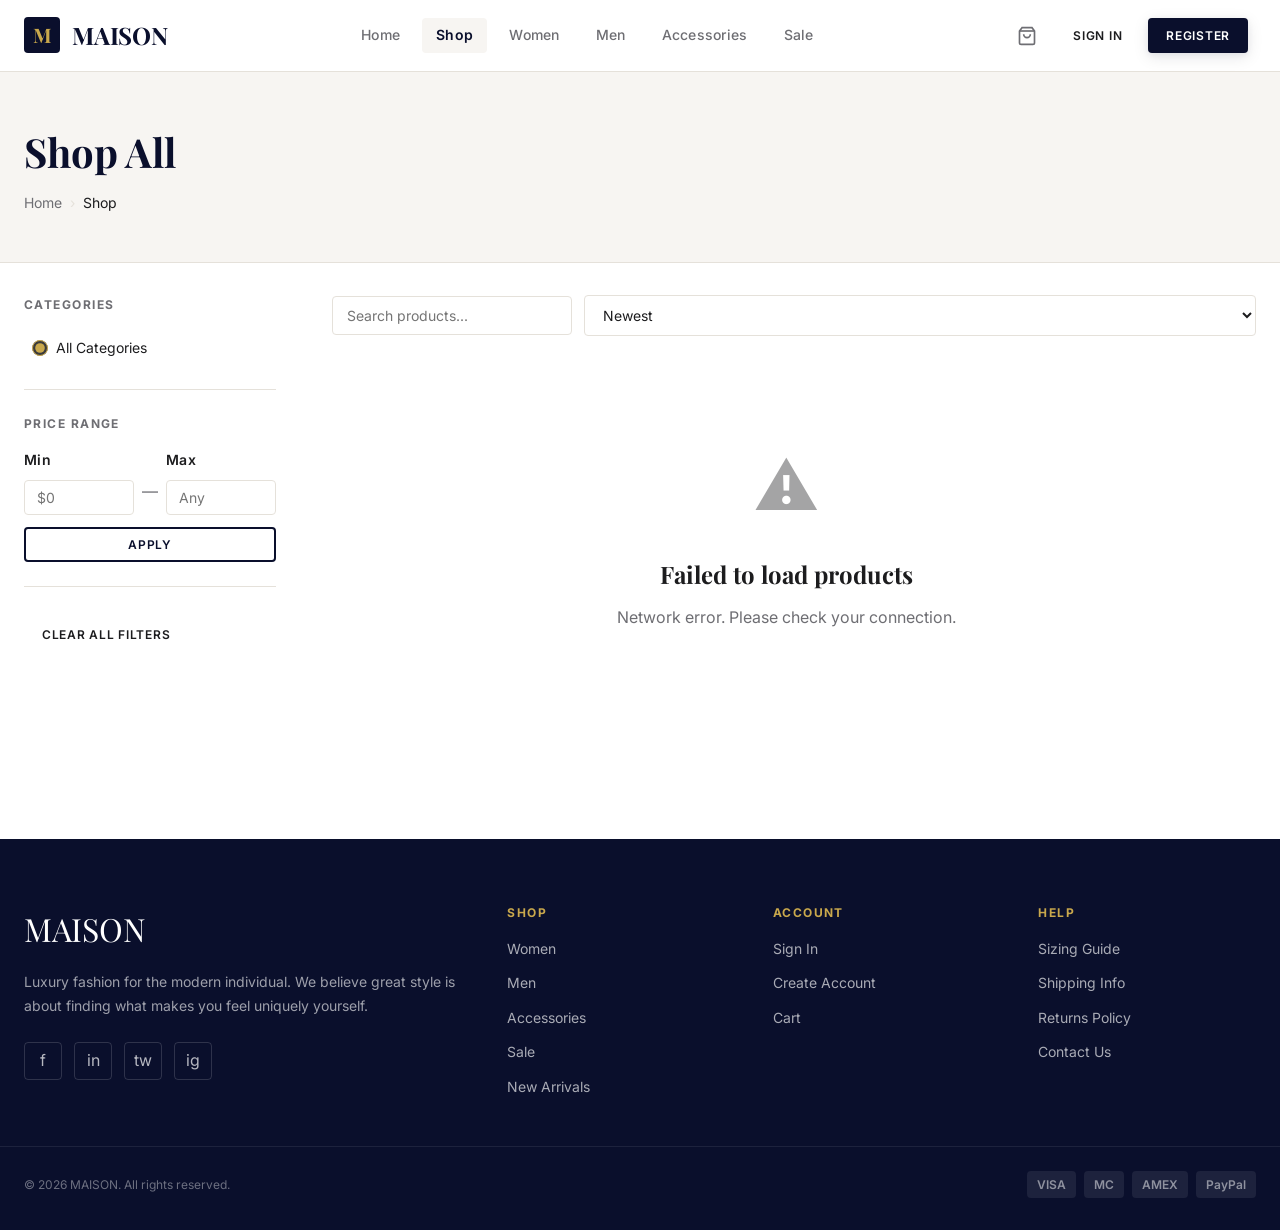
<file: frontend/pages/shop.html>
<!DOCTYPE html>
<html lang="en">
<head>
  <meta charset="UTF-8" />
  <meta name="viewport" content="width=device-width, initial-scale=1.0" />
  <title>Shop — MAISON</title>
  <meta name="description" content="Browse our full collection of luxury fashion for women, men, and accessories." />
  <link rel="stylesheet" href="../css/design-system.css" />
  <link rel="stylesheet" href="../css/global.css" />
  <link rel="stylesheet" href="../css/shop.css" />
</head>
<body class="page-wrapper">

  <!-- NAVBAR -->
  <nav class="navbar" id="navbar">
    <div class="navbar-inner">
      <a href="../index.html" class="navbar-logo">
        <div class="navbar-logo-mark">M</div>
        <span class="navbar-logo-text">MAISON</span>
      </a>
      <div class="navbar-links">
        <a href="../index.html" class="nav-link">Home</a>
        <a href="shop.html" class="nav-link active">Shop</a>
        <a href="shop.html?categoryId=1" class="nav-link">Women</a>
        <a href="shop.html?categoryId=2" class="nav-link">Men</a>
        <a href="shop.html?categoryId=3" class="nav-link">Accessories</a>
        <a href="shop.html?categoryId=4" class="nav-link">Sale</a>
      </div>
      <div class="navbar-actions">
        <button class="nav-icon-btn" onclick="window.location.href='cart.html'" title="Cart">
          <svg width="20" height="20" viewBox="0 0 24 24" fill="none" stroke="currentColor" stroke-width="2"><path d="M6 2 3 6v14a2 2 0 0 0 2 2h14a2 2 0 0 0 2-2V6l-3-4z"/><line x1="3" y1="6" x2="21" y2="6"/><path d="M16 10a4 4 0 0 1-8 0"/></svg>
          <span class="nav-badge" id="cart-count-badge" style="display:none">0</span>
        </button>
        <a href="login.html" class="btn btn-ghost btn-sm" id="nav-login-link">Sign In</a>
        <a href="register.html" class="btn btn-primary btn-sm" id="nav-register-link">Register</a>
        <div class="nav-user-menu">
          <button class="nav-user-btn" id="nav-user-btn">
            <div class="nav-avatar" id="nav-avatar">U</div>
            <span id="nav-user-name">Account</span>
            <svg width="14" height="14" viewBox="0 0 24 24" fill="none" stroke="currentColor" stroke-width="2"><polyline points="6 9 12 15 18 9"/></svg>
          </button>
          <div class="nav-dropdown" id="nav-user-dropdown">
            <a href="account.html" class="nav-dropdown-item"><span>👤</span> My Account</a>
            <a href="account.html" class="nav-dropdown-item"><span>📦</span> My Orders</a>
            <a href="admin.html" class="nav-dropdown-item" id="nav-admin-link"><span>⚙️</span> Admin</a>
            <div class="nav-dropdown-divider"></div>
            <button class="nav-dropdown-item danger" id="nav-logout-btn"><span>🚪</span> Sign Out</button>
          </div>
        </div>
      </div>
      <button class="nav-hamburger" id="nav-hamburger" aria-label="Menu">
        <span class="hamburger-line"></span><span class="hamburger-line"></span><span class="hamburger-line"></span>
      </button>
    </div>
  </nav>
  <div class="nav-mobile-overlay" id="nav-mobile-overlay"></div>
  <nav class="nav-mobile-drawer" id="nav-mobile-drawer">
    <div class="nav-mobile-drawer-header">
      <a href="../index.html" class="navbar-logo"><div class="navbar-logo-mark">M</div><span class="navbar-logo-text">MAISON</span></a>
      <button id="nav-drawer-close" style="font-size:1.5rem;background:none;border:none;cursor:pointer;">×</button>
    </div>
    <div class="nav-mobile-links">
      <a href="../index.html" class="nav-mobile-link">🏠 Home</a>
      <a href="shop.html" class="nav-mobile-link">🛍 Shop All</a>
      <a href="cart.html" class="nav-mobile-link">🛒 Cart</a>
      <a href="account.html" class="nav-mobile-link">📦 My Orders</a>
      <a href="login.html" class="nav-mobile-link">🔑 Sign In</a>
    </div>
  </nav>

  <main>
    <!-- Page Hero -->
    <div class="page-hero">
      <div class="container">
        <h1 class="page-hero-title" id="page-title">Shop All</h1>
        <nav class="breadcrumb">
          <a href="../index.html" class="breadcrumb-link">Home</a>
          <span class="breadcrumb-sep">›</span>
          <span class="breadcrumb-current" id="breadcrumb-current">Shop</span>
        </nav>
      </div>
    </div>

    <!-- Shop Layout -->
    <div class="shop-layout container">

      <!-- Filters Sidebar -->
      <aside class="shop-sidebar">
        <div class="sidebar-section">
          <div class="sidebar-heading">Categories</div>
          <div class="filter-list" id="category-filters">
            <label class="filter-item">
              <input type="radio" name="category" value="" checked> All Categories
            </label>
          </div>
        </div>

        <div class="sidebar-section">
          <div class="sidebar-heading">Price Range</div>
          <div class="price-range-wrap">
            <div class="price-range-inputs">
              <div class="form-group">
                <label class="form-label">Min</label>
                <input type="number" class="form-input form-input-sm" id="min-price" placeholder="$0" min="0">
              </div>
              <span style="align-self:flex-end;padding-bottom:10px;color:var(--color-text-muted)">—</span>
              <div class="form-group">
                <label class="form-label">Max</label>
                <input type="number" class="form-input form-input-sm" id="max-price" placeholder="Any" min="0">
              </div>
            </div>
            <button class="btn btn-outline btn-sm btn-full" id="apply-price-filter">Apply</button>
          </div>
        </div>

        <button class="btn btn-ghost btn-sm" id="clear-filters" style="margin-top:8px">Clear All Filters</button>
      </aside>

      <!-- Products Area -->
      <div class="shop-main">
        <!-- Toolbar -->
        <div class="shop-toolbar">
          <div class="shop-results" id="shop-results">Loading...</div>
          <div class="shop-toolbar-right">
            <input type="text" class="form-input search-input" id="search-input" placeholder="Search products..." />
            <select class="form-select sort-select" id="sort-select">
              <option value="createdAt,desc">Newest</option>
              <option value="price,asc">Price: Low to High</option>
              <option value="price,desc">Price: High to Low</option>
              <option value="rating,desc">Top Rated</option>
            </select>
          </div>
        </div>

        <!-- Product Grid -->
        <div class="product-grid" id="product-grid">
          <!-- Loaded from API -->
        </div>

        <!-- Pagination -->
        <div class="pagination" id="pagination"></div>
      </div>
    </div>
  </main>

  <!-- FOOTER -->
  <footer class="footer">
    <div class="footer-grid">
      <div class="footer-brand">
        <div class="footer-brand-name">MAISON</div>
        <p class="footer-brand-desc">Luxury fashion for the modern individual.</p>
      </div>
      <div>
        <div class="footer-heading">Shop</div>
        <div class="footer-links">
          <a href="shop.html?categoryId=1" class="footer-link">Women</a>
          <a href="shop.html?categoryId=2" class="footer-link">Men</a>
          <a href="shop.html?categoryId=3" class="footer-link">Accessories</a>
          <a href="shop.html?categoryId=4" class="footer-link">Sale</a>
        </div>
      </div>
      <div>
        <div class="footer-heading">Account</div>
        <div class="footer-links">
          <a href="login.html" class="footer-link">Sign In</a>
          <a href="register.html" class="footer-link">Register</a>
          <a href="account.html" class="footer-link">My Orders</a>
        </div>
      </div>
      <div>
        <div class="footer-heading">Help</div>
        <div class="footer-links">
          <a href="#" class="footer-link">Shipping Info</a>
          <a href="#" class="footer-link">Returns</a>
          <a href="#" class="footer-link">Contact</a>
        </div>
      </div>
    </div>
    <div class="footer-bottom">
      <span>© <span id="footer-year">2026</span> MAISON. All rights reserved.</span>
    </div>
  </footer>

  <script src="../js/api.js"></script>
  <script src="../js/utils.js"></script>
  <script src="../js/nav.js"></script>
  <script src="../js/home.js"></script>
  <script src="../js/shop.js"></script>
</body>
</html>
</file>
<file: frontend/css/design-system.css>
/* ==============================================
   FASHION STORE — DESIGN SYSTEM
   Core tokens: colors, typography, spacing, 
   shadows, animations, component base styles
   ============================================== */

/* --- Google Fonts --- */
@import url('https://fonts.googleapis.com/css2?family=Playfair+Display:ital,wght@0,400;0,500;0,600;0,700;1,400&family=Inter:wght@300;400;500;600;700&display=swap');

/* --- CSS Custom Properties (Tokens) --- */
:root {
  /* Color Palette */
  --color-primary:        #0A0F2C;   /* Deep Navy */
  --color-primary-light:  #1a2155;
  --color-accent:         #C9A84C;   /* Gold */
  --color-accent-light:   #e8c96e;
  --color-accent-dark:    #a8883a;
  --color-surface:        #FFFFFF;
  --color-surface-alt:    #F7F5F2;   /* Warm off-white */
  --color-surface-dark:   #EEEAE4;
  --color-text:           #1C1C1E;
  --color-text-muted:     #6E6E73;
  --color-text-light:     #AEAEB2;
  --color-border:         #E5E1DA;
  --color-error:          #D9534F;
  --color-success:        #3A8E5C;
  --color-warning:        #E8962A;
  --color-info:           #1D7AAB;
  
  /* Typography */
  --font-heading: 'Playfair Display', Georgia, serif;
  --font-body:    'Inter', -apple-system, sans-serif;
  
  --text-xs:    0.75rem;    /* 12px */
  --text-sm:    0.875rem;   /* 14px */
  --text-base:  1rem;       /* 16px */
  --text-md:    1.125rem;   /* 18px */
  --text-lg:    1.25rem;    /* 20px */
  --text-xl:    1.5rem;     /* 24px */
  --text-2xl:   2rem;       /* 32px */
  --text-3xl:   2.5rem;     /* 40px */
  --text-4xl:   3.5rem;     /* 56px */
  --text-5xl:   4.5rem;     /* 72px */
  
  /* Spacing */
  --space-1:    4px;
  --space-2:    8px;
  --space-3:    12px;
  --space-4:    16px;
  --space-5:    20px;
  --space-6:    24px;
  --space-8:    32px;
  --space-10:   40px;
  --space-12:   48px;
  --space-16:   64px;
  --space-20:   80px;
  --space-24:   96px;
  
  /* Border Radius */
  --radius-sm:  4px;
  --radius-md:  8px;
  --radius-lg:  16px;
  --radius-xl:  24px;
  --radius-full: 9999px;
  
  /* Shadows */
  --shadow-sm:   0 1px 3px rgba(10,15,44,0.08), 0 1px 2px rgba(10,15,44,0.04);
  --shadow-md:   0 4px 16px rgba(10,15,44,0.10), 0 2px 6px rgba(10,15,44,0.06);
  --shadow-lg:   0 10px 40px rgba(10,15,44,0.14), 0 4px 12px rgba(10,15,44,0.08);
  --shadow-xl:   0 20px 60px rgba(10,15,44,0.20);
  --shadow-gold: 0 4px 20px rgba(201,168,76,0.25);
  
  /* Transitions */
  --transition-fast:   150ms ease;
  --transition-base:   250ms ease;
  --transition-slow:   400ms ease;
  
  /* Layout */
  --max-width:      1280px;
  --nav-height:     72px;
  
  /* Z-index */
  --z-dropdown:   100;
  --z-sticky:     200;
  --z-fixed:      300;
  --z-modal:      400;
  --z-toast:      500;
}

/* --- Reset & Base --- */
*, *::before, *::after {
  box-sizing: border-box;
  margin: 0;
  padding: 0;
}

html {
  scroll-behavior: smooth;
  font-size: 16px;
}

body {
  font-family: var(--font-body);
  color: var(--color-text);
  background: var(--color-surface);
  line-height: 1.6;
  -webkit-font-smoothing: antialiased;
  -moz-osx-font-smoothing: grayscale;
}

img {
  max-width: 100%;
  height: auto;
  display: block;
}

a {
  color: inherit;
  text-decoration: none;
}

ul, ol { list-style: none; }

button {
  cursor: pointer;
  border: none;
  background: none;
  font-family: inherit;
}

input, textarea, select {
  font-family: inherit;
  font-size: inherit;
}

/* --- Typography Utilities --- */
.font-heading { font-family: var(--font-heading); }
.font-body    { font-family: var(--font-body); }

.text-xs   { font-size: var(--text-xs); }
.text-sm   { font-size: var(--text-sm); }
.text-base { font-size: var(--text-base); }
.text-md   { font-size: var(--text-md); }
.text-lg   { font-size: var(--text-lg); }
.text-xl   { font-size: var(--text-xl); }
.text-2xl  { font-size: var(--text-2xl); }
.text-3xl  { font-size: var(--text-3xl); }
.text-muted  { color: var(--color-text-muted); }
.text-accent { color: var(--color-accent); }
.text-center { text-align: center; }

/* --- Button Styles --- */
.btn {
  display: inline-flex;
  align-items: center;
  justify-content: center;
  gap: var(--space-2);
  padding: 12px 28px;
  font-size: var(--text-sm);
  font-weight: 600;
  letter-spacing: 0.06em;
  text-transform: uppercase;
  border-radius: var(--radius-sm);
  transition: all var(--transition-base);
  white-space: nowrap;
  position: relative;
  overflow: hidden;
}

.btn::after {
  content: '';
  position: absolute;
  inset: 0;
  background: rgba(255,255,255,0.1);
  opacity: 0;
  transition: opacity var(--transition-fast);
}

.btn:hover::after { opacity: 1; }

.btn-primary {
  background: var(--color-primary);
  color: var(--color-surface);
  box-shadow: var(--shadow-md);
}
.btn-primary:hover {
  background: var(--color-primary-light);
  transform: translateY(-1px);
  box-shadow: var(--shadow-lg);
}
.btn-primary:active {
  transform: translateY(0);
  box-shadow: var(--shadow-sm);
}

.btn-accent {
  background: var(--color-accent);
  color: var(--color-primary);
  box-shadow: var(--shadow-gold);
}
.btn-accent:hover {
  background: var(--color-accent-light);
  transform: translateY(-1px);
  box-shadow: 0 6px 24px rgba(201,168,76,0.35);
}

.btn-outline {
  background: transparent;
  color: var(--color-primary);
  border: 2px solid var(--color-primary);
}
.btn-outline:hover {
  background: var(--color-primary);
  color: var(--color-surface);
  transform: translateY(-1px);
}

.btn-outline-accent {
  background: transparent;
  color: var(--color-accent);
  border: 2px solid var(--color-accent);
}
.btn-outline-accent:hover {
  background: var(--color-accent);
  color: var(--color-primary);
}

.btn-ghost {
  background: transparent;
  color: var(--color-text);
  padding: 10px 16px;
}
.btn-ghost:hover {
  background: var(--color-surface-alt);
}

.btn-sm { padding: 8px 18px; font-size: var(--text-xs); }
.btn-lg { padding: 16px 36px; font-size: var(--text-base); }

.btn:disabled {
  opacity: 0.5;
  pointer-events: none;
}

.btn-full { width: 100%; }

/* --- Form Elements --- */
.form-group {
  display: flex;
  flex-direction: column;
  gap: var(--space-2);
}

.form-label {
  font-size: var(--text-sm);
  font-weight: 600;
  color: var(--color-text);
  letter-spacing: 0.03em;
}

.form-input,
.form-select,
.form-textarea {
  width: 100%;
  padding: 12px 16px;
  border: 1.5px solid var(--color-border);
  border-radius: var(--radius-sm);
  font-size: var(--text-base);
  color: var(--color-text);
  background: var(--color-surface);
  transition: border-color var(--transition-fast), box-shadow var(--transition-fast);
  outline: none;
}

.form-input:focus,
.form-select:focus,
.form-textarea:focus {
  border-color: var(--color-accent);
  box-shadow: 0 0 0 3px rgba(201,168,76,0.15);
}

.form-input.error {
  border-color: var(--color-error);
}

.form-error {
  font-size: var(--text-xs);
  color: var(--color-error);
}

.form-hint {
  font-size: var(--text-xs);
  color: var(--color-text-muted);
}

/* --- Card --- */
.card {
  background: var(--color-surface);
  border: 1px solid var(--color-border);
  border-radius: var(--radius-md);
  overflow: hidden;
  transition: box-shadow var(--transition-base), transform var(--transition-base);
}

.card:hover {
  box-shadow: var(--shadow-lg);
  transform: translateY(-4px);
}

/* --- Badge --- */
.badge {
  display: inline-flex;
  align-items: center;
  padding: 3px 10px;
  font-size: var(--text-xs);
  font-weight: 700;
  letter-spacing: 0.05em;
  text-transform: uppercase;
  border-radius: var(--radius-full);
}

.badge-accent {
  background: var(--color-accent);
  color: var(--color-primary);
}

.badge-primary {
  background: var(--color-primary);
  color: var(--color-surface);
}

.badge-success {
  background: rgba(58,142,92,0.15);
  color: var(--color-success);
}

.badge-error {
  background: rgba(217,83,79,0.12);
  color: var(--color-error);
}

.badge-warning {
  background: rgba(232,150,42,0.15);
  color: var(--color-warning);
}

/* --- Divider --- */
.divider {
  border: none;
  border-top: 1px solid var(--color-border);
  margin: var(--space-6) 0;
}

/* --- Container --- */
.container {
  max-width: var(--max-width);
  margin: 0 auto;
  padding: 0 var(--space-6);
}

/* --- Grid utilities --- */
.grid { display: grid; }
.flex { display: flex; }
.flex-col { flex-direction: column; }
.items-center { align-items: center; }
.justify-between { justify-content: space-between; }
.gap-2 { gap: var(--space-2); }
.gap-4 { gap: var(--space-4); }
.gap-6 { gap: var(--space-6); }
.gap-8 { gap: var(--space-8); }

/* --- Loading Skeleton --- */
.skeleton {
  background: linear-gradient(90deg, var(--color-surface-dark) 25%, var(--color-surface-alt) 50%, var(--color-surface-dark) 75%);
  background-size: 200% 100%;
  animation: skeleton-shimmer 1.5s infinite;
  border-radius: var(--radius-sm);
}

@keyframes skeleton-shimmer {
  0%   { background-position: 200% 0; }
  100% { background-position: -200% 0; }
}

/* --- Spinner --- */
.spinner {
  width: 40px;
  height: 40px;
  border: 3px solid var(--color-border);
  border-top-color: var(--color-accent);
  border-radius: 50%;
  animation: spin 0.8s linear infinite;
}

.spinner-sm {
  width: 20px;
  height: 20px;
  border-width: 2px;
}

@keyframes spin {
  to { transform: rotate(360deg); }
}

/* --- Toast Notifications --- */
.toast-container {
  position: fixed;
  bottom: var(--space-6);
  right: var(--space-6);
  z-index: var(--z-toast);
  display: flex;
  flex-direction: column;
  gap: var(--space-3);
  max-width: 380px;
}

.toast {
  display: flex;
  align-items: flex-start;
  gap: var(--space-3);
  padding: var(--space-4) var(--space-5);
  background: var(--color-surface);
  border: 1px solid var(--color-border);
  border-radius: var(--radius-md);
  box-shadow: var(--shadow-xl);
  animation: toast-in 0.3s ease forwards;
  border-left: 4px solid var(--color-accent);
}

.toast.toast-error  { border-left-color: var(--color-error); }
.toast.toast-success { border-left-color: var(--color-success); }
.toast.toast-info   { border-left-color: var(--color-info); }

.toast-icon { font-size: 1.2rem; flex-shrink: 0; }
.toast-body { flex: 1; }
.toast-title { font-weight: 600; font-size: var(--text-sm); margin-bottom: 2px; }
.toast-message { font-size: var(--text-sm); color: var(--color-text-muted); }
.toast-close { 
  background: none; border: none; cursor: pointer; 
  color: var(--color-text-muted); font-size: 1rem; padding: 0; 
}
.toast-close:hover { color: var(--color-text); }

.toast-out {
  animation: toast-out 0.3s ease forwards;
}

@keyframes toast-in {
  from { opacity: 0; transform: translateX(100%); }
  to   { opacity: 1; transform: translateX(0); }
}

@keyframes toast-out {
  from { opacity: 1; transform: translateX(0); }
  to   { opacity: 0; transform: translateX(100%); }
}

/* --- Price Display --- */
.price-wrap {
  display: flex;
  align-items: center;
  gap: var(--space-2);
}

.price {
  font-weight: 700;
  color: var(--color-text);
  font-size: var(--text-md);
}

.price-original {
  font-size: var(--text-sm);
  color: var(--color-text-muted);
  text-decoration: line-through;
}

.price-discount {
  color: var(--color-error);
  font-weight: 700;
}

/* --- Stars --- */
.stars {
  display: flex;
  align-items: center;
  gap: 2px;
}

.star { 
  color: var(--color-accent); 
  font-size: var(--text-sm);
}

.star.empty { color: var(--color-border); }

/* --- Empty State --- */
.empty-state {
  text-align: center;
  padding: var(--space-20) var(--space-6);
}

.empty-state-icon {
  font-size: 4rem;
  margin-bottom: var(--space-4);
  opacity: 0.4;
}

.empty-state h3 {
  font-family: var(--font-heading);
  font-size: var(--text-xl);
  margin-bottom: var(--space-3);
}

.empty-state p {
  color: var(--color-text-muted);
  margin-bottom: var(--space-6);
}

/* --- Section Header --- */
.section-header {
  text-align: center;
  margin-bottom: var(--space-12);
}

.section-tag {
  display: inline-block;
  font-size: var(--text-xs);
  font-weight: 700;
  letter-spacing: 0.15em;
  text-transform: uppercase;
  color: var(--color-accent);
  margin-bottom: var(--space-3);
}

.section-title {
  font-family: var(--font-heading);
  font-size: var(--text-3xl);
  color: var(--color-primary);
  margin-bottom: var(--space-4);
}

.section-subtitle {
  font-size: var(--text-md);
  color: var(--color-text-muted);
  max-width: 560px;
  margin: 0 auto;
}

/* --- Responsive --- */
@media (max-width: 768px) {
  .container { padding: 0 var(--space-4); }
  .section-title { font-size: var(--text-2xl); }
  .toast-container { left: var(--space-4); right: var(--space-4); bottom: var(--space-4); }
}
</file>
<file: frontend/css/global.css>
/* ==============================================
   FASHION STORE — GLOBAL STYLES
   Navbar, Footer, Shared Layout
   ============================================== */

/* --- Page Layout --- */
.page-wrapper {
  min-height: 100vh;
  display: flex;
  flex-direction: column;
}

main { flex: 1; }

/* ============================================
   NAVBAR
   ============================================ */
.navbar {
  position: sticky;
  top: 0;
  z-index: var(--z-fixed);
  background: rgba(255,255,255,0.97);
  backdrop-filter: blur(12px);
  -webkit-backdrop-filter: blur(12px);
  border-bottom: 1px solid var(--color-border);
  height: var(--nav-height);
  transition: box-shadow var(--transition-base);
}

.navbar.scrolled {
  box-shadow: var(--shadow-md);
}

.navbar-inner {
  max-width: var(--max-width);
  margin: 0 auto;
  padding: 0 var(--space-6);
  height: 100%;
  display: flex;
  align-items: center;
  justify-content: space-between;
  gap: var(--space-8);
}

/* Logo */
.navbar-logo {
  display: flex;
  align-items: center;
  gap: var(--space-3);
  flex-shrink: 0;
}

.navbar-logo-mark {
  width: 36px;
  height: 36px;
  background: var(--color-primary);
  border-radius: var(--radius-sm);
  display: flex;
  align-items: center;
  justify-content: center;
  color: var(--color-accent);
  font-family: var(--font-heading);
  font-weight: 700;
  font-size: var(--text-lg);
}

.navbar-logo-text {
  font-family: var(--font-heading);
  font-size: var(--text-xl);
  font-weight: 700;
  color: var(--color-primary);
  letter-spacing: -0.01em;
}

/* Nav links */
.navbar-links {
  display: flex;
  align-items: center;
  gap: var(--space-2);
  flex: 1;
  justify-content: center;
}

.nav-link {
  font-size: var(--text-sm);
  font-weight: 500;
  color: var(--color-text-muted);
  padding: 6px 14px;
  border-radius: var(--radius-sm);
  transition: color var(--transition-fast), background var(--transition-fast);
  white-space: nowrap;
  letter-spacing: 0.02em;
}

.nav-link:hover,
.nav-link.active {
  color: var(--color-primary);
  background: var(--color-surface-alt);
}

.nav-link.active {
  font-weight: 600;
}

/* Nav actions */
.navbar-actions {
  display: flex;
  align-items: center;
  gap: var(--space-2);
  flex-shrink: 0;
}

.nav-icon-btn {
  position: relative;
  width: 40px;
  height: 40px;
  border-radius: var(--radius-sm);
  display: flex;
  align-items: center;
  justify-content: center;
  color: var(--color-text-muted);
  font-size: 1.2rem;
  transition: all var(--transition-fast);
  background: none;
  border: none;
  cursor: pointer;
}

.nav-icon-btn:hover {
  color: var(--color-primary);
  background: var(--color-surface-alt);
}

.nav-badge {
  position: absolute;
  top: 4px;
  right: 4px;
  min-width: 18px;
  height: 18px;
  background: var(--color-accent);
  color: var(--color-primary);
  font-size: 10px;
  font-weight: 800;
  border-radius: var(--radius-full);
  display: flex;
  align-items: center;
  justify-content: center;
  padding: 0 4px;
  border: 2px solid var(--color-surface);
}

/* Auth buttons in nav */
.navbar-auth {
  display: flex;
  align-items: center;
  gap: var(--space-2);
}

.nav-user-menu {
  position: relative;
}

.nav-user-btn {
  display: flex;
  align-items: center;
  gap: var(--space-2);
  padding: 6px 14px;
  border-radius: var(--radius-full);
  border: 1.5px solid var(--color-border);
  background: var(--color-surface);
  cursor: pointer;
  transition: all var(--transition-fast);
  font-size: var(--text-sm);
  font-weight: 500;
}

.nav-user-btn:hover {
  border-color: var(--color-accent);
  box-shadow: var(--shadow-gold);
}

.nav-avatar {
  width: 28px;
  height: 28px;
  background: var(--color-primary);
  border-radius: 50%;
  display: flex;
  align-items: center;
  justify-content: center;
  color: var(--color-accent);
  font-weight: 700;
  font-size: var(--text-xs);
}

.nav-dropdown {
  position: absolute;
  top: calc(100% + 8px);
  right: 0;
  min-width: 200px;
  background: var(--color-surface);
  border: 1px solid var(--color-border);
  border-radius: var(--radius-md);
  box-shadow: var(--shadow-xl);
  overflow: hidden;
  opacity: 0;
  visibility: hidden;
  transform: translateY(-8px);
  transition: all var(--transition-base);
}

.nav-dropdown.open {
  opacity: 1;
  visibility: visible;
  transform: translateY(0);
}

.nav-dropdown-item {
  display: flex;
  align-items: center;
  gap: var(--space-3);
  padding: var(--space-3) var(--space-5);
  font-size: var(--text-sm);
  color: var(--color-text);
  transition: background var(--transition-fast);
  cursor: pointer;
}

.nav-dropdown-item:hover {
  background: var(--color-surface-alt);
}

.nav-dropdown-item.danger { color: var(--color-error); }
.nav-dropdown-divider {
  border-top: 1px solid var(--color-border);
  margin: 4px 0;
}

/* Hamburger */
.nav-hamburger {
  display: none;
  flex-direction: column;
  gap: 5px;
  cursor: pointer;
  padding: var(--space-2);
  border-radius: var(--radius-sm);
}

.hamburger-line {
  width: 24px;
  height: 2px;
  background: var(--color-primary);
  border-radius: 2px;
  transition: all var(--transition-base);
  display: block;
}

.nav-hamburger.open .hamburger-line:nth-child(1) {
  transform: translateY(7px) rotate(45deg);
}
.nav-hamburger.open .hamburger-line:nth-child(2) {
  opacity: 0;
}
.nav-hamburger.open .hamburger-line:nth-child(3) {
  transform: translateY(-7px) rotate(-45deg);
}

/* Mobile nav overlay */
.nav-mobile-overlay {
  display: none;
  position: fixed;
  inset: 0;
  background: rgba(10,15,44,0.5);
  z-index: calc(var(--z-fixed) - 1);
}

.nav-mobile-overlay.open { display: block; }

/* Mobile nav drawer */
.nav-mobile-drawer {
  display: none;
  position: fixed;
  top: 0;
  left: 0;
  bottom: 0;
  width: 280px;
  background: var(--color-surface);
  z-index: var(--z-fixed);
  transform: translateX(-100%);
  transition: transform var(--transition-base);
  flex-direction: column;
  padding: var(--space-6);
  overflow-y: auto;
}

.nav-mobile-drawer.open {
  transform: translateX(0);
}

.nav-mobile-drawer-header {
  display: flex;
  align-items: center;
  justify-content: space-between;
  margin-bottom: var(--space-8);
}

.nav-mobile-links {
  display: flex;
  flex-direction: column;
  gap: var(--space-1);
}

.nav-mobile-link {
  display: flex;
  align-items: center;
  gap: var(--space-3);
  padding: var(--space-3) var(--space-4);
  border-radius: var(--radius-sm);
  font-weight: 500;
  color: var(--color-text);
  transition: background var(--transition-fast);
}

.nav-mobile-link:hover { background: var(--color-surface-alt); }

/* ============================================
   FOOTER
   ============================================ */
.footer {
  background: var(--color-primary);
  color: rgba(255,255,255,0.8);
  padding: var(--space-16) 0 var(--space-8);
  margin-top: auto;
}

.footer-grid {
  max-width: var(--max-width);
  margin: 0 auto;
  padding: 0 var(--space-6);
  display: grid;
  grid-template-columns: 2fr 1fr 1fr 1fr;
  gap: var(--space-12);
  margin-bottom: var(--space-12);
}

.footer-brand-name {
  font-family: var(--font-heading);
  font-size: var(--text-2xl);
  color: var(--color-surface);
  margin-bottom: var(--space-4);
}

.footer-brand-desc {
  font-size: var(--text-sm);
  line-height: 1.7;
  margin-bottom: var(--space-6);
  color: rgba(255,255,255,0.6);
}

.footer-social {
  display: flex;
  gap: var(--space-3);
}

.footer-social-btn {
  width: 38px;
  height: 38px;
  border-radius: var(--radius-sm);
  border: 1px solid rgba(255,255,255,0.15);
  display: flex;
  align-items: center;
  justify-content: center;
  color: rgba(255,255,255,0.7);
  font-size: 1rem;
  transition: all var(--transition-fast);
}

.footer-social-btn:hover {
  border-color: var(--color-accent);
  color: var(--color-accent);
}

.footer-heading {
  font-size: var(--text-xs);
  font-weight: 700;
  letter-spacing: 0.12em;
  text-transform: uppercase;
  color: var(--color-accent);
  margin-bottom: var(--space-4);
}

.footer-links {
  display: flex;
  flex-direction: column;
  gap: var(--space-3);
}

.footer-link {
  font-size: var(--text-sm);
  color: rgba(255,255,255,0.65);
  transition: color var(--transition-fast);
}

.footer-link:hover {
  color: var(--color-accent);
}

.footer-bottom {
  max-width: var(--max-width);
  margin: 0 auto;
  padding: var(--space-6) var(--space-6) 0;
  border-top: 1px solid rgba(255,255,255,0.08);
  display: flex;
  align-items: center;
  justify-content: space-between;
  font-size: var(--text-xs);
  color: rgba(255,255,255,0.4);
  flex-wrap: wrap;
  gap: var(--space-4);
}

.footer-payment-icons {
  display: flex;
  gap: var(--space-2);
  align-items: center;
}

.payment-icon {
  background: rgba(255,255,255,0.08);
  border-radius: var(--radius-sm);
  padding: 4px 10px;
  font-size: var(--text-xs);
  font-weight: 600;
  color: rgba(255,255,255,0.5);
}

/* ============================================
   PAGE HERO (Shared)
   ============================================ */
.page-hero {
  background: var(--color-surface-alt);
  padding: var(--space-12) 0;
  border-bottom: 1px solid var(--color-border);
}

.page-hero-title {
  font-family: var(--font-heading);
  font-size: var(--text-3xl);
  color: var(--color-primary);
  margin-bottom: var(--space-2);
}

.breadcrumb {
  display: flex;
  align-items: center;
  gap: var(--space-2);
  font-size: var(--text-sm);
  color: var(--color-text-muted);
}

.breadcrumb-link { transition: color var(--transition-fast); }
.breadcrumb-link:hover { color: var(--color-accent); }
.breadcrumb-sep { color: var(--color-border); }
.breadcrumb-current { color: var(--color-text); }

/* ============================================
   Product Grid & Card (Shared)
   ============================================ */
.product-grid {
  display: grid;
  grid-template-columns: repeat(4, 1fr);
  gap: var(--space-5);
}

.product-card {
  background: var(--color-surface);
  border-radius: var(--radius-md);
  overflow: hidden;
  border: 1px solid var(--color-border);
  transition: transform var(--transition-base), box-shadow var(--transition-base);
  cursor: pointer;
  display: flex;
  flex-direction: column;
}

.product-card:hover {
  transform: translateY(-6px);
  box-shadow: var(--shadow-xl);
}

.product-card-image-wrap {
  position: relative;
  aspect-ratio: 3/4;
  overflow: hidden;
  background: var(--color-surface-dark);
}

.product-card-img {
  width: 100%;
  height: 100%;
  object-fit: cover;
  transition: transform 0.45s ease;
}

.product-card:hover .product-card-img {
  transform: scale(1.05);
}

.product-card-badge {
  position: absolute;
  top: var(--space-3);
  left: var(--space-3);
}

.product-card-quick-add {
  position: absolute;
  bottom: 0;
  left: 0;
  right: 0;
  background: rgba(10,15,44,0.92);
  color: white;
  text-align: center;
  padding: var(--space-3);
  font-size: var(--text-xs);
  font-weight: 700;
  letter-spacing: 0.1em;
  text-transform: uppercase;
  transform: translateY(100%);
  transition: transform var(--transition-base);
}

.product-card:hover .product-card-quick-add {
  transform: translateY(0);
}

.product-card-body {
  padding: var(--space-4);
  flex: 1;
  display: flex;
  flex-direction: column;
  gap: var(--space-2);
}

.product-card-category {
  font-size: var(--text-xs);
  color: var(--color-text-muted);
  text-transform: uppercase;
  letter-spacing: 0.08em;
  font-weight: 500;
}

.product-card-name {
  font-family: var(--font-heading);
  font-size: var(--text-md);
  color: var(--color-primary);
  line-height: 1.3;
  flex: 1;
}

.product-card-rating {
  display: flex;
  align-items: center;
  gap: var(--space-2);
  font-size: var(--text-xs);
  color: var(--color-text-muted);
}

.product-card-footer {
  display: flex;
  align-items: center;
  justify-content: space-between;
  margin-top: auto;
  padding: 0 var(--space-4) var(--space-4);
}

.product-card-add-btn {
  width: 36px;
  height: 36px;
  background: var(--color-primary);
  color: var(--color-surface);
  border-radius: 50%;
  display: flex;
  align-items: center;
  justify-content: center;
  font-size: 1.2rem;
  transition: all var(--transition-fast);
  border: none;
  cursor: pointer;
  flex-shrink: 0;
}

.product-card-add-btn:hover {
  background: var(--color-accent);
  color: var(--color-primary);
  transform: scale(1.1);
}

/* ============================================
   Responsive
   ============================================ */
@media (max-width: 1024px) {
  .footer-grid { grid-template-columns: 1fr 1fr; gap: var(--space-8); }
  .product-grid { grid-template-columns: repeat(3, 1fr); }
}

@media (max-width: 768px) {
  .navbar-links { display: none; }
  .navbar-auth  { display: none; }
  .nav-hamburger { display: flex; }
  .nav-mobile-drawer { display: flex; }

  .navbar-actions .nav-icon-btn {
    /* keep cart icon visible */
  }

  .footer-grid { grid-template-columns: 1fr 1fr; gap: var(--space-6); }
  .footer-brand { grid-column: 1 / -1; }
  .product-grid { grid-template-columns: repeat(2, 1fr); gap: var(--space-4); }
}

@media (max-width: 480px) {
  .footer-grid { grid-template-columns: 1fr; }
  .navbar-inner { padding: 0 var(--space-4); }
  .footer-bottom { flex-direction: column; text-align: center; }
  .product-grid { grid-template-columns: repeat(2, 1fr); gap: var(--space-3); }
}
</file>
<file: frontend/css/account.css>
/* ============================================
   ACCOUNT PAGE — account.css
   ============================================ */

.account-container {
  padding-top: var(--space-8);
  padding-bottom: var(--space-16);
}

.account-header {
  display: flex;
  justify-content: space-between;
  align-items: flex-start;
  margin-bottom: var(--space-10);
  border-bottom: 1.5px solid var(--color-border);
  padding-bottom: var(--space-6);
  flex-wrap: wrap;
  gap: var(--space-4);
}

.account-layout {
  display: grid;
  grid-template-columns: 1fr;
  gap: var(--space-8);
  align-items: start;
}

/* Sidebar detail view layout when open */
.account-layout:has(.account-sidebar[style*="display: block"]) {
  grid-template-columns: 1fr 380px;
}

/* Orders List */
.orders-list {
  display: flex;
  flex-direction: column;
  gap: var(--space-4);
}

.order-card-row {
  display: flex;
  justify-content: space-between;
  align-items: center;
  padding: var(--space-5);
  border: 1px solid var(--color-border);
  border-radius: var(--radius-md);
  background: var(--color-surface);
  cursor: pointer;
  transition: all var(--transition-fast);
}

.order-card-row:hover {
  border-color: var(--color-accent);
  box-shadow: var(--shadow-md);
}

.order-meta-info {
  display: flex;
  flex-direction: column;
  gap: 4px;
}

.order-meta-id {
  font-family: var(--font-heading);
  font-weight: 600;
  color: var(--color-primary);
  font-size: var(--text-md);
}

.order-meta-date {
  font-size: var(--text-xs);
  color: var(--color-text-muted);
}

.order-status-group {
  display: flex;
  align-items: center;
  gap: var(--space-3);
  flex-wrap: wrap;
}

/* Details Sidebar */
.detail-group {
  display: flex;
  flex-direction: column;
  margin-bottom: var(--space-3);
}

.detail-label {
  font-size: var(--text-xs);
  font-weight: 700;
  text-transform: uppercase;
  color: var(--color-text-muted);
}

.detail-val {
  font-size: var(--text-sm);
  color: var(--color-text);
  font-weight: 500;
}

/* Detail Items List */
.detail-items-list {
  display: flex;
  flex-direction: column;
  gap: var(--space-2);
}

.detail-item-line {
  display: flex;
  justify-content: space-between;
  align-items: center;
  font-size: var(--text-sm);
}

.detail-item-qty {
  font-size: var(--text-xs);
  color: var(--color-text-muted);
}

/* Responsive */
@media (max-width: 900px) {
  .account-layout:has(.account-sidebar[style*="display: block"]) {
    grid-template-columns: 1fr;
  }
}
</file>
<file: frontend/css/cart.css>
/* ============================================
   CART PAGE — cart.css
   ============================================ */

.cart-container {
  padding-top: var(--space-8);
  padding-bottom: var(--space-16);
}

.cart-layout-grid {
  display: grid;
  grid-template-columns: 1fr 380px;
  gap: var(--space-8);
  align-items: start;
}

/* Header Labels (Desktop) */
.cart-header-labels {
  display: grid;
  grid-template-columns: 3fr 1fr 1.2fr 1fr;
  padding: 0 var(--space-4) var(--space-3);
  border-bottom: 1.5px solid var(--color-border);
  font-size: var(--text-xs);
  font-weight: 700;
  text-transform: uppercase;
  color: var(--color-text-muted);
  letter-spacing: 0.05em;
}

/* List */
.cart-items-list {
  display: flex;
  flex-direction: column;
}

/* Cart Item Row */
.cart-item-row {
  display: grid;
  grid-template-columns: 3fr 1fr 1.2fr 1fr;
  align-items: center;
  padding: var(--space-5) var(--space-4);
  border-bottom: 1px solid var(--color-border);
  position: relative;
}

.cart-item-product {
  display: flex;
  gap: var(--space-4);
  align-items: center;
}

.cart-item-img-wrap {
  width: 70px;
  height: 90px;
  border-radius: var(--radius-sm);
  border: 1px solid var(--color-border);
  overflow: hidden;
  background: var(--color-surface-alt);
  flex-shrink: 0;
}

.cart-item-img-wrap img {
  width: 100%;
  height: 100%;
  object-fit: cover;
}

.cart-item-details {
  display: flex;
  flex-direction: column;
  gap: 4px;
}

.cart-item-name {
  font-family: var(--font-heading);
  font-size: var(--text-base);
  font-weight: 600;
  color: var(--color-primary);
}

.cart-item-variants {
  font-size: var(--text-xs);
  color: var(--color-text-muted);
}

.cart-item-remove-btn {
  font-size: var(--text-xs);
  color: var(--color-error);
  font-weight: 600;
  background: none;
  border: none;
  cursor: pointer;
  align-self: flex-start;
  padding: 2px 0;
  transition: opacity var(--transition-fast);
}

.cart-item-remove-btn:hover {
  opacity: 0.8;
}

/* Summary Panel */
.summary-row {
  display: flex;
  justify-content: space-between;
  margin-bottom: var(--space-3);
  font-size: var(--text-sm);
  color: var(--color-text-muted);
}

.summary-row.total-row {
  font-size: var(--text-lg);
  font-weight: 700;
  color: var(--color-primary);
}

/* Responsive */
@media (max-width: 900px) {
  .cart-layout-grid {
    grid-template-columns: 1fr;
    gap: var(--space-8);
  }
}

@media (max-width: 600px) {
  .cart-header-labels {
    display: none;
  }
  
  .cart-item-row {
    grid-template-columns: 1fr;
    gap: var(--space-3);
    padding: var(--space-4) 0;
    align-items: flex-start;
  }

  .cart-item-row > * {
    padding-left: 86px; /* Offset for image align */
  }

  .cart-item-product {
    grid-column: 1 / -1;
    padding-left: 0;
  }

  .cart-item-row .qty-selector {
    height: 38px;
    align-self: start;
  }
}
</file>
<file: frontend/css/checkout.css>
/* ============================================
   CHECKOUT PAGE — checkout.css
   ============================================ */

.checkout-container {
  padding-top: var(--space-8);
  padding-bottom: var(--space-16);
}

.checkout-layout-grid {
  display: grid;
  grid-template-columns: 1fr 380px;
  gap: var(--space-8);
  align-items: start;
}

/* Forms */
.checkout-section {
  background: var(--color-surface);
  border: 1px solid var(--color-border);
  border-radius: var(--radius-md);
  padding: var(--space-6);
}

.checkout-section-title {
  font-family: var(--font-heading);
  font-size: var(--text-xl);
  color: var(--color-primary);
  margin-bottom: var(--space-5);
  border-bottom: 1px solid var(--color-border);
  padding-bottom: var(--space-3);
}

.payment-method-card {
  background: var(--color-surface-alt);
  border: 1px solid var(--color-border);
  border-radius: var(--radius-sm);
  padding: var(--space-5);
}

/* Line items scroll list */
.checkout-line-items {
  display: flex;
  flex-direction: column;
  gap: var(--space-3);
}

.checkout-line-item {
  display: flex;
  justify-content: space-between;
  align-items: center;
  font-size: var(--text-sm);
  border-bottom: 1px dashed var(--color-border);
  padding-bottom: var(--space-2);
}

.checkout-line-item-desc {
  display: flex;
  flex-direction: column;
}

.checkout-line-item-name {
  font-weight: 600;
  color: var(--color-primary);
}

.checkout-line-item-qty {
  font-size: var(--text-xs);
  color: var(--color-text-muted);
}

.summary-row {
  display: flex;
  justify-content: space-between;
  margin-bottom: var(--space-3);
  font-size: var(--text-sm);
  color: var(--color-text-muted);
}

.summary-row.total-row {
  font-size: var(--text-lg);
  font-weight: 700;
  color: var(--color-primary);
}

/* Responsive */
@media (max-width: 900px) {
  .checkout-layout-grid {
    grid-template-columns: 1fr;
    gap: var(--space-8);
  }
}
</file>
<file: frontend/css/auth.css>
/* ============================================
   AUTH PAGES — auth.css
   ============================================ */

.auth-wrapper {
  display: flex;
  align-items: center;
  justify-content: center;
  padding: var(--space-12) var(--space-4);
  background: var(--color-surface-alt);
  flex: 1;
}

.auth-card {
  background: var(--color-surface);
  border: 1px solid var(--color-border);
  border-radius: var(--radius-lg);
  padding: var(--space-8) var(--space-6);
  width: 100%;
  max-width: 440px;
  box-shadow: var(--shadow-lg);
}

.auth-header {
  text-align: center;
  margin-bottom: var(--space-6);
}

.auth-title {
  font-size: var(--text-2xl);
  color: var(--color-primary);
  margin-bottom: var(--space-1);
}

.auth-footer {
  text-align: center;
  margin-top: var(--space-6);
  font-size: var(--text-sm);
  color: var(--color-text-muted);
}

.auth-footer a {
  color: var(--color-accent-dark);
  font-weight: 600;
  text-decoration: underline;
  transition: color var(--transition-fast);
}

.auth-footer a:hover {
  color: var(--color-primary);
}
</file>
<file: frontend/css/product.css>
/* ============================================
   PRODUCT DETAIL PAGE — product.css
   ============================================ */

.product-detail-container {
  padding-top: var(--space-8);
  padding-bottom: var(--space-16);
}

.product-detail-grid {
  display: grid;
  grid-template-columns: 1fr 1fr;
  gap: var(--space-12);
  align-items: start;
}

/* Gallery */
.product-gallery {
  display: flex;
  flex-direction: column;
  gap: var(--space-4);
}

.main-image-wrap {
  aspect-ratio: 3/4;
  overflow: hidden;
  border-radius: var(--radius-md);
  border: 1px solid var(--color-border);
  background: var(--color-surface-alt);
}

.main-image-wrap img {
  width: 100%;
  height: 100%;
  object-fit: cover;
}

.thumbnail-list {
  display: flex;
  gap: var(--space-3);
  overflow-x: auto;
  padding-bottom: var(--space-2);
}

.thumbnail-item {
  width: 80px;
  height: 100px;
  border-radius: var(--radius-sm);
  border: 1px solid var(--color-border);
  cursor: pointer;
  overflow: hidden;
  opacity: 0.6;
  transition: opacity var(--transition-fast), border-color var(--transition-fast);
  background: var(--color-surface-alt);
  flex-shrink: 0;
}

.thumbnail-item:hover,
.thumbnail-item.active {
  opacity: 1;
  border-color: var(--color-accent);
}

.thumbnail-item img {
  width: 100%;
  height: 100%;
  object-fit: cover;
}

/* Info */
.product-info {
  display: flex;
  flex-direction: column;
  gap: var(--space-4);
}

.product-info-category {
  font-size: var(--text-xs);
  font-weight: 700;
  text-transform: uppercase;
  color: var(--color-accent);
  letter-spacing: 0.1em;
}

.product-info-title {
  font-family: var(--font-heading);
  font-size: var(--text-3xl);
  color: var(--color-primary);
  line-height: 1.2;
}

.product-info-rating-row {
  display: flex;
  align-items: center;
  gap: var(--space-3);
  font-size: var(--text-sm);
}

.product-info-description {
  color: var(--color-text-muted);
  line-height: 1.7;
}

/* Variants */
.product-variants {
  display: flex;
  flex-direction: column;
  gap: var(--space-4);
  margin: var(--space-4) 0;
}

.variant-selector {
  display: flex;
  flex-direction: column;
  gap: var(--space-2);
}

.variant-label {
  font-size: var(--text-xs);
  font-weight: 700;
  text-transform: uppercase;
  color: var(--color-text-muted);
}

.variant-options {
  display: flex;
  flex-wrap: wrap;
  gap: var(--space-2);
}

.variant-chip {
  padding: 8px 18px;
  border: 1px solid var(--color-border);
  border-radius: var(--radius-sm);
  font-size: var(--text-sm);
  font-weight: 500;
  cursor: pointer;
  transition: all var(--transition-fast);
}

.variant-chip:hover {
  border-color: var(--color-accent);
  color: var(--color-accent);
}

.variant-chip.selected {
  background: var(--color-primary);
  border-color: var(--color-primary);
  color: white;
}

/* Color Circle Chip */
.variant-chip-color {
  width: 32px;
  height: 32px;
  border-radius: 50%;
  border: 2px solid var(--color-border);
  cursor: pointer;
  position: relative;
  transition: all var(--transition-fast);
}

.variant-chip-color:hover,
.variant-chip-color.selected {
  border-color: var(--color-primary);
  transform: scale(1.1);
}

/* Actions */
.add-to-cart-action {
  display: flex;
  gap: var(--space-4);
  align-items: center;
}

.qty-selector {
  display: flex;
  align-items: center;
  border: 1px solid var(--color-border);
  border-radius: var(--radius-sm);
  height: 48px;
}

.qty-btn {
  width: 40px;
  height: 100%;
  display: flex;
  align-items: center;
  justify-content: center;
  cursor: pointer;
  color: var(--color-text-muted);
  transition: color var(--transition-fast);
}

.qty-btn:hover {
  color: var(--color-primary);
}

.qty-selector input {
  width: 50px;
  text-align: center;
  border: none;
  background: transparent;
  font-weight: 600;
  color: var(--color-primary);
  outline: none;
}

/* Hide spin buttons */
.qty-selector input::-webkit-outer-spin-button,
.qty-selector input::-webkit-inner-spin-button {
  -webkit-appearance: none;
  margin: 0;
}

@media (max-width: 768px) {
  .product-detail-grid {
    grid-template-columns: 1fr;
    gap: var(--space-8);
  }
}
</file>
<file: frontend/css/shop.css>
/* ============================================
   SHOP PAGE — shop.css
   ============================================ */

.shop-layout {
  display: grid;
  grid-template-columns: 260px 1fr;
  gap: var(--space-8);
  padding-top: var(--space-8);
  padding-bottom: var(--space-16);
}

/* --- Sidebar --- */
.shop-sidebar {
  position: sticky;
  top: calc(var(--nav-height) + var(--space-4));
  align-self: start;
  max-height: calc(100vh - var(--nav-height) - var(--space-8));
  overflow-y: auto;
  padding-right: var(--space-2);
}

.sidebar-section {
  margin-bottom: var(--space-6);
  padding-bottom: var(--space-6);
  border-bottom: 1px solid var(--color-border);
}

.sidebar-heading {
  font-size: var(--text-xs);
  font-weight: 700;
  letter-spacing: 0.12em;
  text-transform: uppercase;
  color: var(--color-text-muted);
  margin-bottom: var(--space-4);
}

.filter-list {
  display: flex;
  flex-direction: column;
  gap: var(--space-2);
}

.filter-item {
  display: flex;
  align-items: center;
  gap: var(--space-2);
  font-size: var(--text-sm);
  cursor: pointer;
  padding: 6px 8px;
  border-radius: var(--radius-sm);
  transition: background var(--transition-fast);
}

.filter-item:hover {
  background: var(--color-surface-alt);
}

.filter-item input[type="radio"] {
  accent-color: var(--color-accent);
  width: 16px;
  height: 16px;
}

.price-range-wrap {
  display: flex;
  flex-direction: column;
  gap: var(--space-3);
}

.price-range-inputs {
  display: flex;
  align-items: flex-start;
  gap: var(--space-2);
}

.form-input-sm {
  padding: 8px 12px;
  font-size: var(--text-sm);
}

/* --- Toolbar --- */
.shop-toolbar {
  display: flex;
  align-items: center;
  justify-content: space-between;
  gap: var(--space-4);
  margin-bottom: var(--space-5);
  flex-wrap: wrap;
}

.shop-results {
  font-size: var(--text-sm);
  color: var(--color-text-muted);
  white-space: nowrap;
}

.shop-toolbar-right {
  display: flex;
  align-items: center;
  gap: var(--space-3);
  flex: 1;
  justify-content: flex-end;
}

.search-input {
  max-width: 240px;
  padding: 10px 14px;
  font-size: var(--text-sm);
}

.sort-select {
  padding: 10px 14px;
  font-size: var(--text-sm);
  min-width: 180px;
}

/* --- Pagination --- */
.pagination {
  display: flex;
  align-items: center;
  justify-content: center;
  gap: var(--space-2);
  margin-top: var(--space-10);
}

.page-btn {
  width: 40px;
  height: 40px;
  border: 1.5px solid var(--color-border);
  border-radius: var(--radius-sm);
  background: var(--color-surface);
  font-size: var(--text-sm);
  font-weight: 500;
  color: var(--color-text);
  cursor: pointer;
  transition: all var(--transition-fast);
  display: flex;
  align-items: center;
  justify-content: center;
}

.page-btn:hover {
  border-color: var(--color-accent);
  color: var(--color-accent);
}

.page-btn.active {
  background: var(--color-primary);
  border-color: var(--color-primary);
  color: white;
}

.page-btn:disabled {
  opacity: 0.4;
  pointer-events: none;
}

/* --- Responsive --- */
@media (max-width: 900px) {
  .shop-layout {
    grid-template-columns: 1fr;
  }

  .shop-sidebar {
    position: static;
    max-height: none;
    background: var(--color-surface-alt);
    padding: var(--space-5);
    border-radius: var(--radius-md);
    border: 1px solid var(--color-border);
  }
}

@media (max-width: 600px) {
  .shop-toolbar { flex-direction: column; align-items: stretch; }
  .shop-toolbar-right { flex-direction: column; }
  .search-input, .sort-select { max-width: none; width: 100%; }
}
</file>
